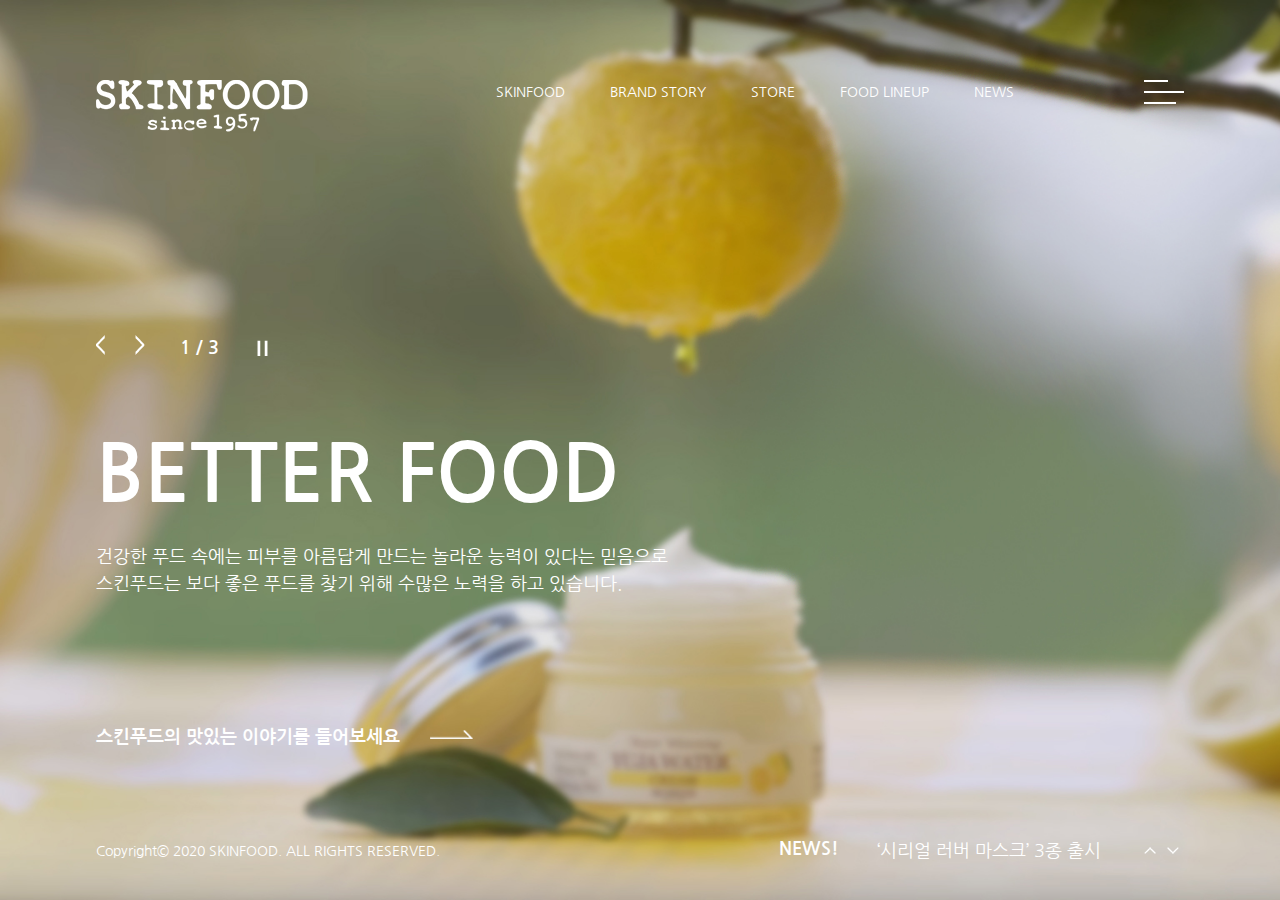
<file: index.html>
<!DOCTYPE html>
<html lang="ko">

<head>
    <meta charset="UTF-8">
    <meta http-equiv="X-UA-Compatible" content="IE=edge">
    <meta name="viewport" content="width=device-width, initial-scale=1">
    <title>스킨푸드</title>
    <link rel="stylesheet" href="css/index.css">
    <link rel="icon" href="img/favicon.ico">
    <link href="https://fonts.googleapis.com/css?family=Nanum+Gothic|Nanum+Myeongjo&display=swap" rel="stylesheet">
    <script src="https://ajax.googleapis.com/ajax/libs/jquery/3.4.1/jquery.min.js"></script>
    <script src="js/common.js"></script>
   
</head>

<body>
    <div class="wrap">
        <header>
            <h1>
                <a href="index.html">
                    <img src="img/skinfood_logo.png" alt="">
                </a>
            </h1>
            <nav> <a href="skinfood.html">skinfood</a> <a href="brandstory.html">brand story</a> <a href="findstore.html">store</a> <a href="foodlineup.html">food lineup</a> <a href="news.html">news</a>
                <div class="burger_menu"> <span></span> <span></span> <span></span> </div>
            </nav>
            <div class="sub_menu"> 
               <a href="skinfood.html" data-num="0">skinfood</a> 
               <a href="brandstory.html" data-num="1">brand story</a> 
               <a href="findstore.html" data-num="2">find store</a> 
               <a href="makestore.html" data-num="2">make store</a> 
               <a href="foodlineup.html" data-num="3">food lineup</a> 
               <a href="news.html" data-num="4">news</a>
                <div> <span></span> <span></span> </div>
            </div>
        </header>
        <div class="back_img">
            <div></div>
            <div></div>
            <div></div>
        </div>
        <section class="content_box">
            <div class="con_indi"> <span><img src="img/icon_left.png" alt=""></span> <span><img src="img/icon_right.png" alt=""></span> <em>1 / 3</em> <span></span> </div>
            <ul class="con_all">
                <li class="on">
                    <div class="con_text"> <strong>
                            better food
                        </strong>
                        <p>건강한 푸드 속에는 피부를 아름답게 만드는 놀라운 능력이 있다는 믿음으로 
                        스킨푸드는 보다 좋은 푸드를 찾기 위해 수많은 노력을 하고 있습니다.</p>
                        <a href="brandstory.html"> <em>스킨푸드의 맛있는 이야기를 들어보세요</em> <img src="img/icon_arrow_w.png" alt=""> </a>
                    </div>
                    <div class="con_video" id="player"> </div>
                </li>
                <li>
                    <div class="con_text"> <strong>
                            better beauty
                        </strong>
                        <p>스킨푸드는 푸드 속에 아름다움이 있음을 믿고
                        조금 느리더라도 바르게 가고자 노력합니다</p>
                        <a href="findstore.html"> <em>스킨푸드를 만나실 수 있는 오프라인 매장을 소개합니다</em> <img src="img/icon_arrow_w.png" alt=""> </a>
                    </div>
                    <div class="con_video" id="player2"> </div>
                </li>
                <li>
                    <div class="con_text"> <strong>
                            better healthy
                        </strong>
                        <p>스킨푸드는 아름다운 피부를 만드는 데에만 머무르지 않습니다.
                        아름다움은 물론, 그 이상의 건강한 라이프스타일을 응원합니다.</p>
                        <a href="foodlineup.html"> <em>스킨푸드에서 건강한 푸드를 만나보세요</em> <img src="img/icon_arrow_w.png" alt=""> </a>
                    </div>
                    <div class="con_video" id="player3"> </div>
                </li>
            </ul>
        </section>
        <footer> <span>Copyright&copy; 2020 SKINFOOD. ALL RIGHTS RESERVED.</span>
            <div class="news_list"> <em>NEWS!</em>
                <ul>
                    <li class="on"><a href="news.html">‘시리얼 러버 마스크’ 3종 출시</a></li>
                    <li><a href="news.html">‘12월 멤버십 데이’ 실시</a></li>
                    <li><a href="news.html">‘우수회원 키트’ 증정 이벤트 실시</a></li>
                    <li><a href="news.html">‘메리 스윗 홀리데이 에디션’ 출시</a></li>
                </ul> <span><img src="img/icon_up.png" alt=""></span> <span><img src="img/icon_down.png" alt=""></span> </div>
        </footer>
    </div>
    
    <script>

        var tag = document.createElement('script');
        tag.src = "https://www.youtube.com/iframe_api";
        var firstScriptTag = document.getElementsByTagName('script')[0];
        firstScriptTag.parentNode.insertBefore(tag, firstScriptTag);
        var player;
        var player2;

        function onYouTubeIframeAPIReady() {
            player = new YT.Player('player', {
                height: '495'
                , width: '880'
                , videoId: 'TYHWjaORJyo'
                , events: {
                    'onReady': onPlayerReady
                    , 'onStateChange': onPlayerStateChange
                }
            });
            player2 = new YT.Player('player2', {
                height: '495'
                , width: '880'
                , videoId: 'fJzMbu7y9UI'
                , events: {
                    'onReady': onPlayerReady
                    , 'onStateChange': onPlayerStateChange
                }
            });
            player3 = new YT.Player('player3', {
                height: '495'
                , width: '880'
                , videoId: 'q_Q1bM5_m0U'
                , events: {
                    'onReady': onPlayerReady
                    , 'onStateChange': onPlayerStateChange
                }
            });
        }

        function onPlayerReady(event) {
            //event.target.playVideo();
        }
        var playState=0;
        function onPlayerStateChange(event) {
            player.getPlayerState();
            player2.getPlayerState();
            player3.getPlayerState();
        }
        function aa(){
            return playState;
        }
   
    </script>
    <script src="js/index.js"></script>
     
</body>

</html>
</file>
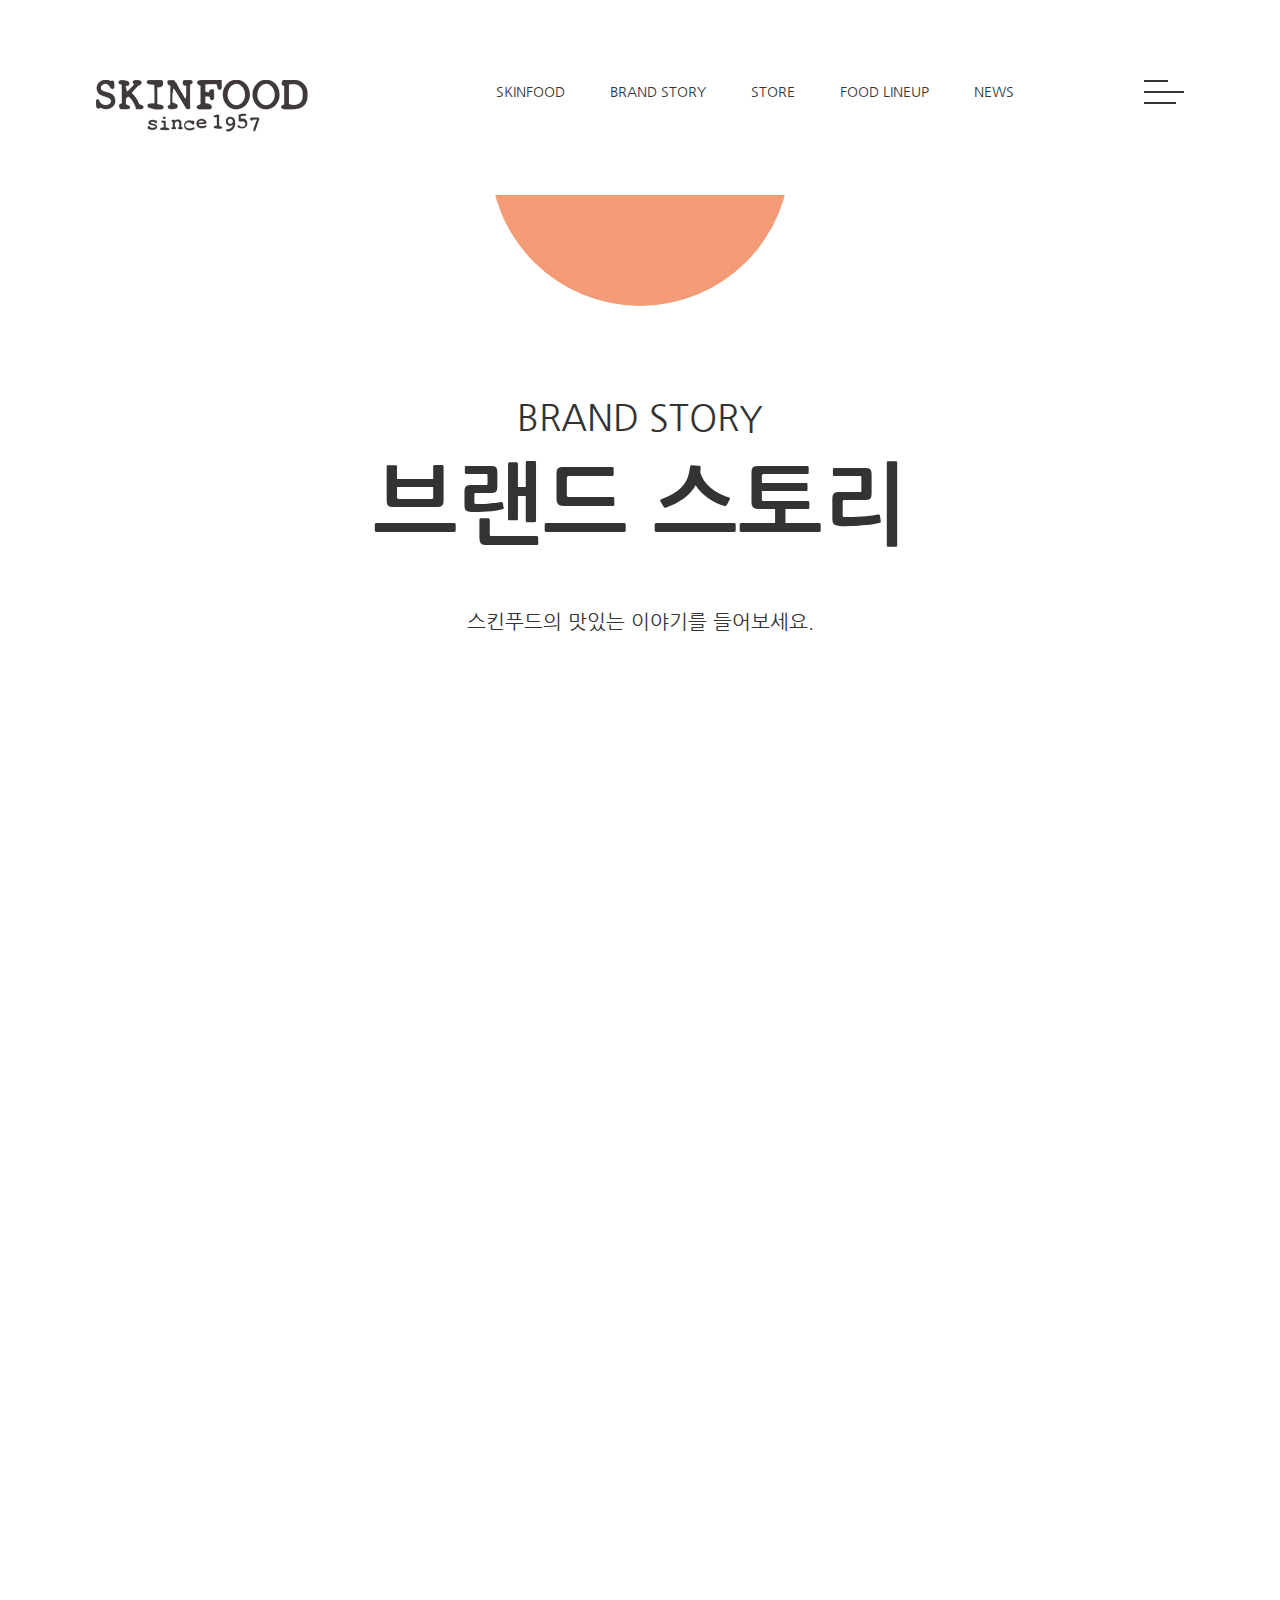
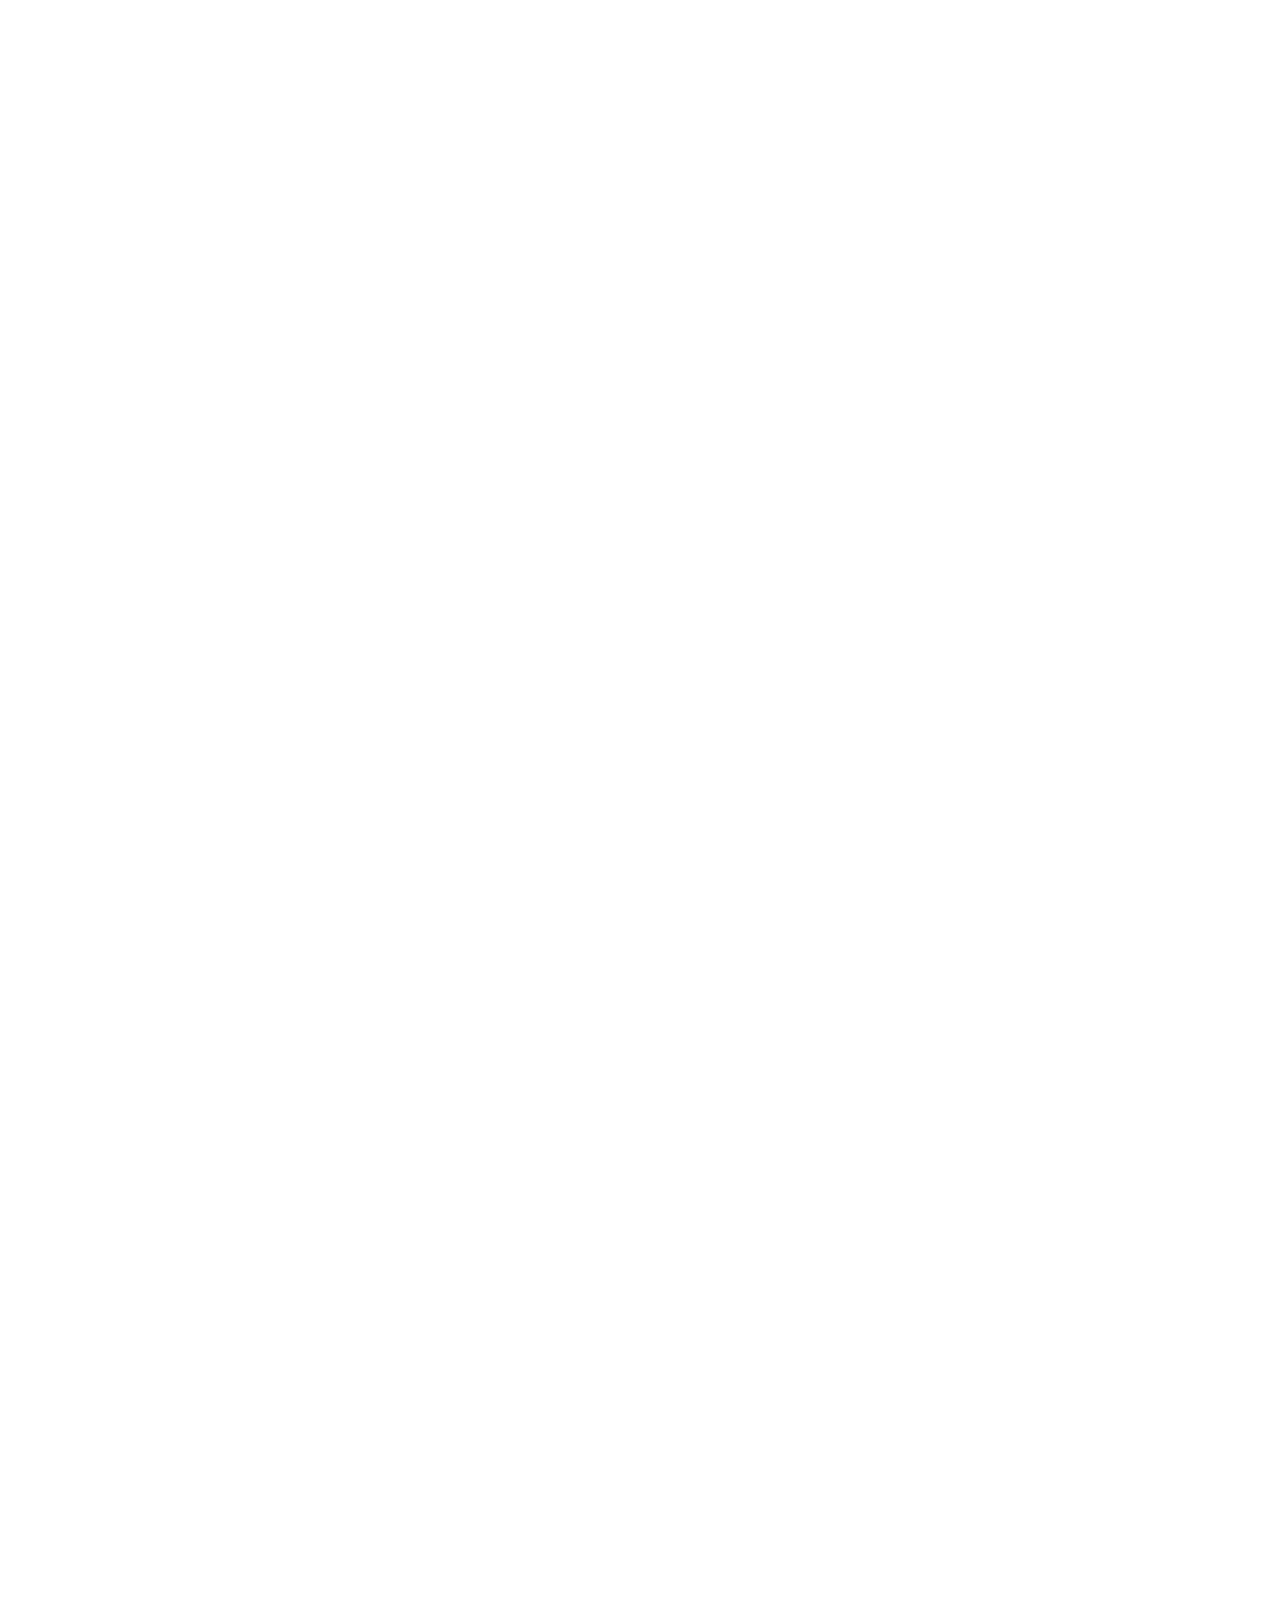
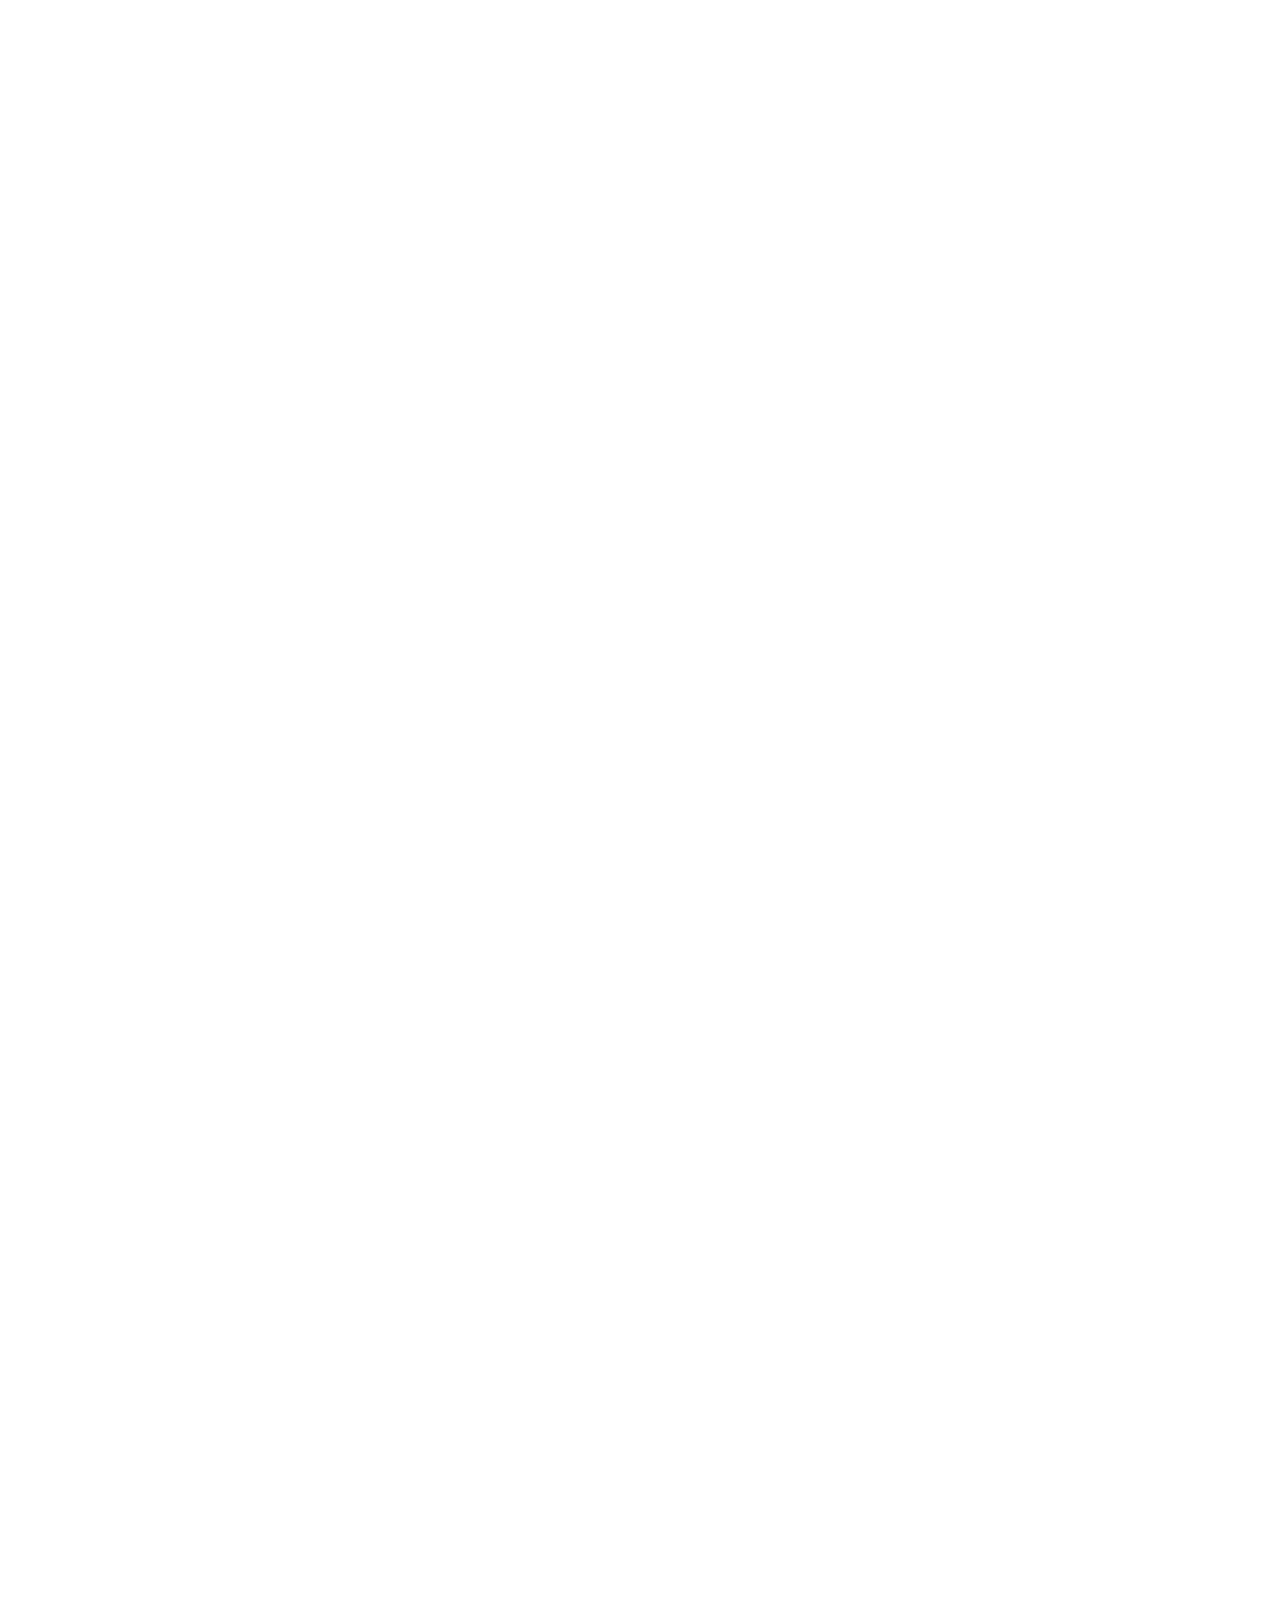
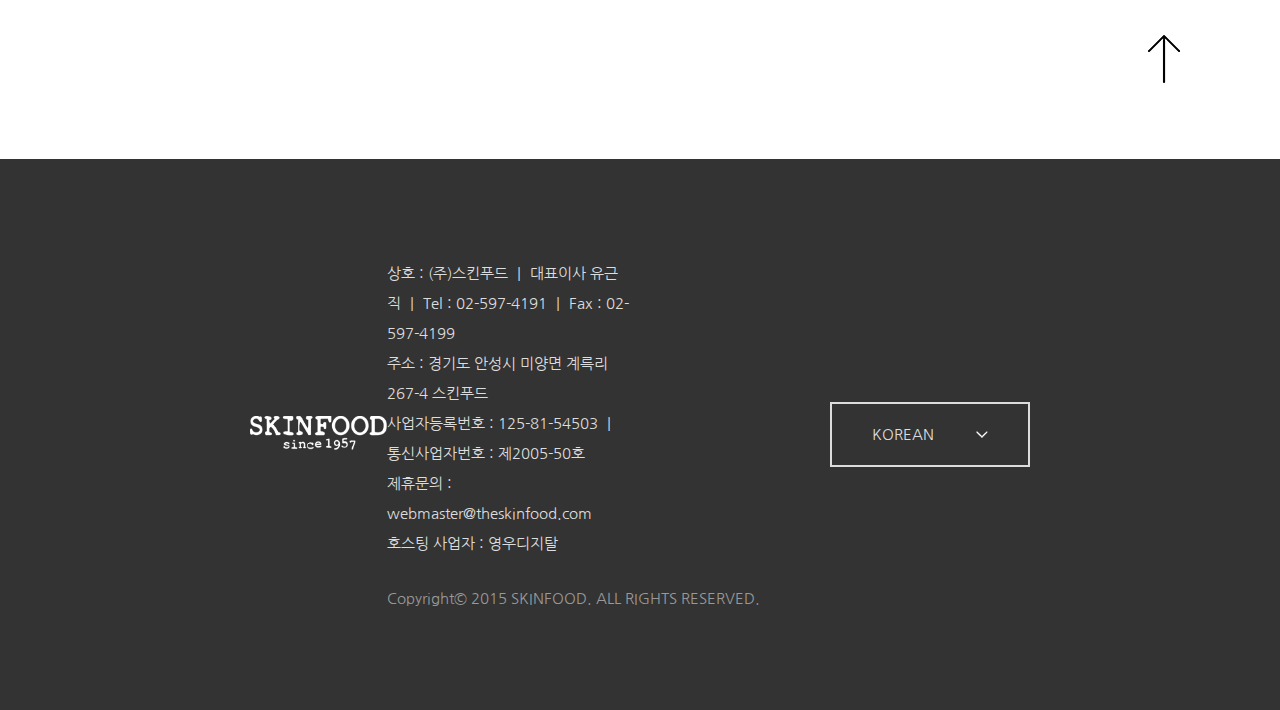
<file: brandstory.html>
<!DOCTYPE html>
<html lang="ko">
<head>
    <meta charset="UTF-8">
    <meta http-equiv="X-UA-Compatible" content="IE=edge">
    <meta name="viewport" content="width=device-width, initial-scale=1">
    <title>브랜드 스토리 - skinfood</title>
    <link rel="stylesheet" href="css/brandstory.css">
    <link rel="icon" href="img/favicon.ico">
    <link href="https://fonts.googleapis.com/css?family=Nanum+Gothic|Nanum+Myeongjo&display=swap" rel="stylesheet">
    <script src="https://ajax.googleapis.com/ajax/libs/jquery/3.4.1/jquery.min.js"></script>
    <script src="js/common.js"></script>
    <script src="js/brandstory.js"></script>
</head>
<body>
    <div class="wrap">
        <header>
            <h1>
                <a href="index.html">
                    <img src="img/skinfood_logo_b.png" alt="">
                </a>
            </h1>
            <nav> <a href="skinfood.html">skinfood</a> <a href="brandstory.html">brand story</a> <a href="findstore.html">store</a> <a href="foodlineup.html">food lineup</a> <a href="news.html">news</a>
                <div class="burger_menu"> <span></span> <span></span> <span></span> </div>
            </nav>
            <div class="sub_menu"> 
               <a href="skinfood.html" data-num="0">skinfood</a> 
               <a href="brandstory.html" data-num="1">brand story</a> 
               <a href="findstore.html" data-num="2">find store</a> 
               <a href="makestore.html" data-num="2">make store</a> 
               <a href="foodlineup.html" data-num="3">food lineup</a> 
               <a href="news.html" data-num="4">news</a>
                <div> <span></span> <span></span> </div>
            </div>
        </header>
        <div class="circle">
            <span></span>
        </div>
        <section class="content_box">
            <div class="con_header">
                <em>BRAND STORY</em>
                <h2>브랜드 스토리</h2>
                <small>스킨푸드의 맛있는 이야기를 들어보세요.</small>
            </div>
            <ul class="con_body">
                <li>
                    <div>
                        <span>01</span>
                        <h3>BETTER FOOD</h3>
                        <p>건강한 푸드 속에는 피부를 아름답게 만드는 놀라운 능력이 있다는 믿음으로
                        스킨푸드는 보다 좋은 푸드를 찾기 위해 수많은 노력을 하고 있습니다.</p>

                        <p>풍부한 미네랄을 자랑하는 브라질 흑설탕, 아시아 남쪽 청정지역의 로열블랙허니,
                        프랑스 부르고뉴 포도, 세계3대 광천수인 초정리 광천수,
                        착한 농장에서 건강하게 자란 토마토, 상추, 그리고 오이까지</p>

                        <p>스킨푸드는 피부에 좋은 건강한 푸드를 찾기 위해 세계 곳곳의 푸드박람회는 꼭 챙겨 가고,
                        피부에 좋은 신선한 푸드를 구하기 위해 자연친화적인 방법으로
                        푸드를 재배하는 농부들을 만나러 전국을 누비기도 합니다.
                        당신이 좋아하는 푸드를 당신의 피부가 좋아할 수 있도록
                        더 좋은 푸드를 찾기 위한 스킨푸드의 여정은 오늘도 계속됩니다.</p>
                    </div>
                </li>
                <li>
                    <div>
                        <span>02</span>
                        <h3>BETTER BEAUTY</h3>
                        <p>스킨푸드는 푸드 속에 아름다움이 있음을 믿고
                        조금 느리더라도 바르게 가고자 노력합니다.
                        14일 만에 좋아지는 피부보다 14년 후에도 아름다운 피부,
                        이것이 스킨푸드가 여러분께 드리고자 하는 마음입니다.</p>
                        <p>유기산이 풍부한 과일 성분으로 피부에 수분과 영양공급을 듬뿍,
                        몸에 좋은 10가지 푸드에서 찾아낸 성분으로 10가지 피부고민을 한번에,
                        골드 키위 껍질에서 찾은 성분으로 피부를 투명하게</p>
                        <p>이러한 마음으로 수많은 푸드를 직접 먹어보고, 발라보고, 공부하며
                        피부에 좋은 스킨푸드만의 독자적인 성분을 탄생시킵니다.
                        피부에 와닿는 푸드를 끊임없이 연구하는 스킨푸드!
                        아름다운 피부를 위해 꼭 필요한 푸드 뷰티의 힘을 전해드리겠습니다.</p>
                    </div>
                </li>
                <li>
                    <div>
                        <span>03</span>
                        <h3>BETTER HEALTHY</h3>
                        <p>스킨푸드는 아름다운 피부를 만드는 데에만 머무르지 않습니다.
                        아름다움은 물론, 그 이상의 건강한 라이프스타일을 응원합니다.</p>
                        <p>타인의 시선에 얽매이기 보다 진정 자신을 사랑하며 돌볼 줄 아는,
                        조금은 느려도 자연 그대로의 푸드를 즐기려는 철학을 갖고 있는,
                        주변환경과 사람들을 진심을 담아 사랑하고 존중할 줄 아는,
                        좋은 푸드를 먹고 좋은 푸드를 이웃과 함께 나누는,
                        그녀의 라이프스타일에 스킨푸드의 건강한 철학이 더해질 수 있도록!</p>
                        <p>건강한 피부로부터 전해지는 당당한 표정,우아한 매너, 그리고 생기 넘치는 삶까지
                        아름답고 건강한 피부를 위한 스킨푸드만의 푸드스토리로
                        피부에 와닿는 Food &amp; Beauty Lifestyle Brand가 되겠습니다.
                        </p>
                    </div>
                </li>
            </ul>
        </section>
        <aside>
           <span><img src="img/icon_arrow.png" alt=""></span>
        </aside>
        <footer>
            <h4><img src="img/skinfood_logo.png" alt=""></h4>
            <div class="footer_con">
                <p>상호 : (주)스킨푸드 ㅣ 대표이사 유근직 ㅣ Tel : 02-597-4191 ㅣ Fax : 02-597-4199
                주소 : 경기도 안성시 미양면 계륵리 267-4 스킨푸드
                사업자등록번호 : 125-81-54503 ㅣ 통신사업자번호 : 제2005-50호
                제휴문의 : webmaster@theskinfood.com
                호스팅 사업자 : 영우디지탈</p>
                <span>Copyright© 2015 SKINFOOD. ALL RIGHTS RESERVED.</span>
            </div>
            <input type="text" value="KOREAN" readonly>
            <ul class="lang_box">
                <li>KOREAN</li>
                <li>ENGLISH</li>
                <li>CHINESE</li>
            </ul>
        </footer>
    </div>
</body>
</html>
</file>
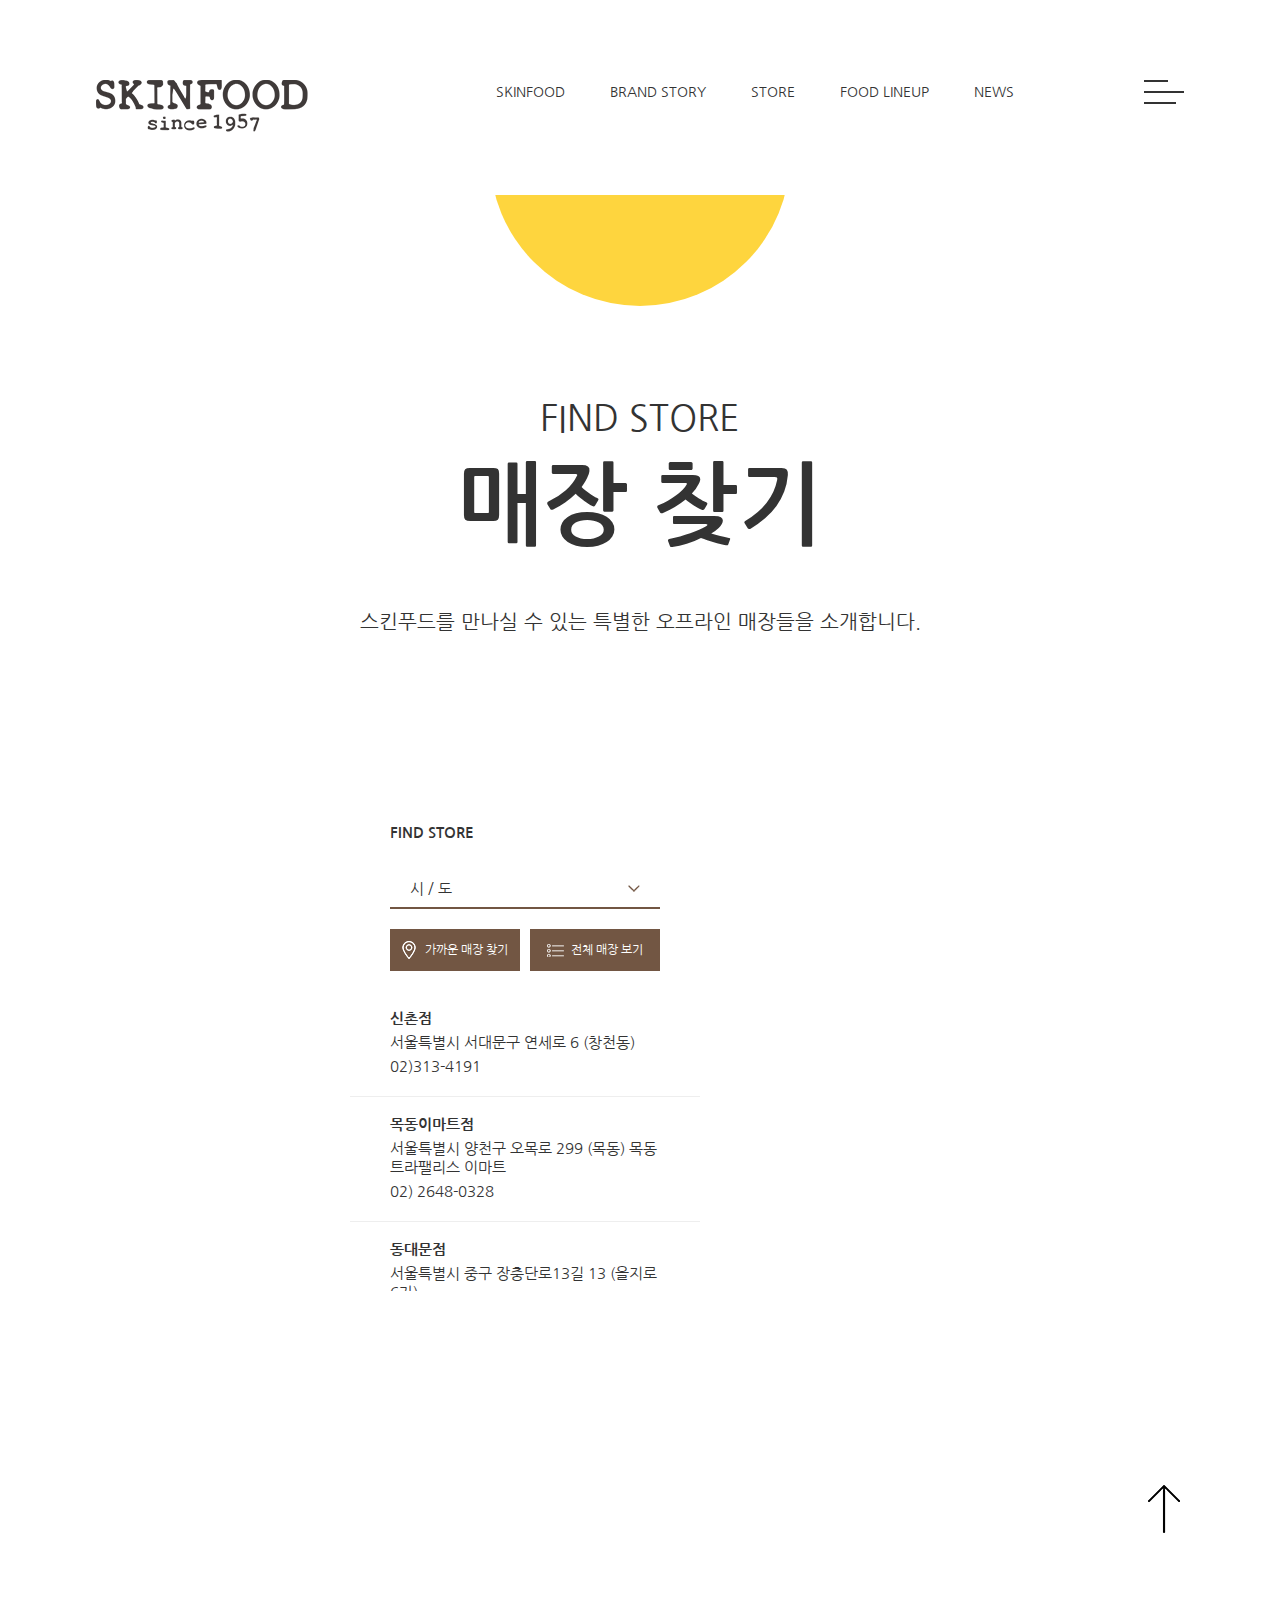
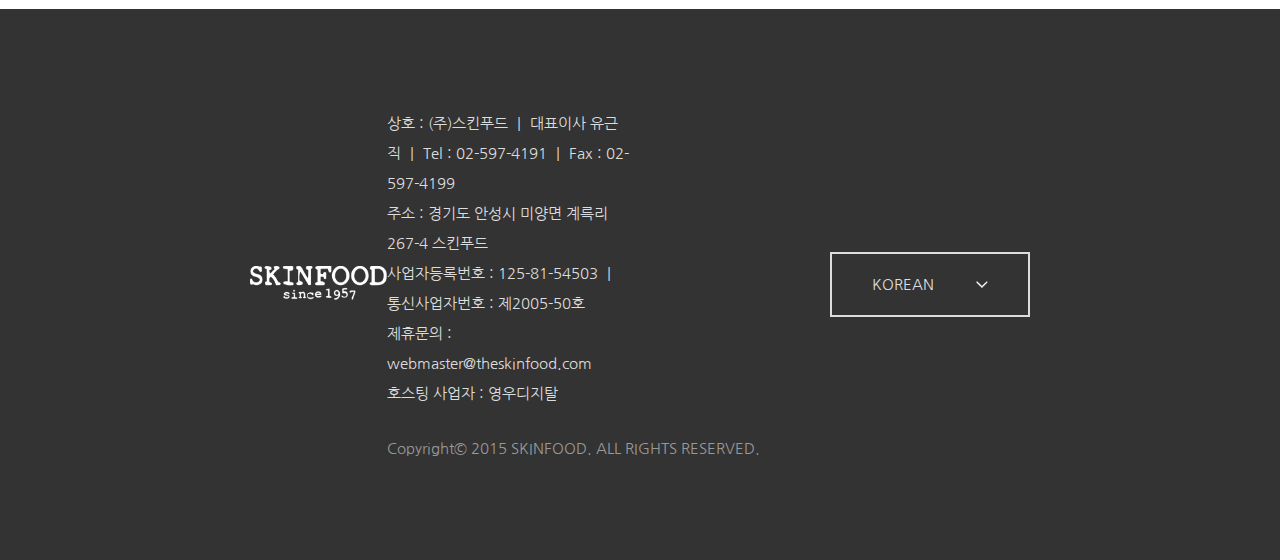
<file: findstore.html>
<!DOCTYPE html>
<html lang="ko">
<head>
    <meta charset="UTF-8">
    <meta http-equiv="X-UA-Compatible" content="IE=edge">
    <meta name="viewport" content="width=device-width, initial-scale=1">
    <title>매장 찾기 - skinfood</title>
    <link rel="stylesheet" href="css/findstore.css">
    <link rel="icon" href="img/favicon.ico">
    <link href="https://fonts.googleapis.com/css?family=Nanum+Gothic|Nanum+Myeongjo&display=swap" rel="stylesheet">
    <link rel="stylesheet" href="scroll/jquery.mCustomScrollbar.css">
    <script src="https://ajax.googleapis.com/ajax/libs/jquery/3.4.1/jquery.min.js"></script>
    <script src="scroll/jquery.mCustomScrollbar.concat.min.js"></script>
    <script src="js/common.js"></script>
    <script src="js/findstore.js"></script>
  
</head>
<body>
    <div class="wrap">
        <header>
            <h1>
                <a href="index.html">
                    <img src="img/skinfood_logo_b.png" alt="">
                </a>
            </h1>
            <nav> <a href="skinfood.html">skinfood</a> <a href="brandstory.html">brand story</a> <a href="findstore.html">store</a> <a href="foodlineup.html">food lineup</a> <a href="news.html">news</a>
                <div class="burger_menu"> <span></span> <span></span> <span></span> </div>
            </nav>
            <div class="sub_menu"> 
               <a href="skinfood.html" data-num="0">skinfood</a> 
               <a href="brandstory.html" data-num="1">brand story</a> 
               <a href="findstore.html" data-num="2">find store</a> 
               <a href="makestore.html" data-num="2">make store</a> 
               <a href="foodlineup.html" data-num="3">food lineup</a> 
               <a href="news.html" data-num="4">news</a>
                <div> <span></span> <span></span> </div>
            </div>
            </div>
        </header>
        <div class="circle">
            <span></span>
        </div>
        <section class="content_box">
            <div class="con_header">
                <em>FIND STORE</em>
                <h2>매장 찾기</h2>
                <small>스킨푸드를 만나실 수 있는 특별한 오프라인 매장들을 소개합니다.</small>
            </div>
            <div class="con_finder">
                <h3>FIND STORE</h3>
                <input type="text" value="시 / 도" readonly>
                <div class="loca_body">
                    <ul class="loca_list">
                    
                    </ul>
                </div>
                <span>가까운 매장 찾기</span>
                <span>전체 매장 보기</span>
                <div class="store_body">
                    <ul class="store_list" >

                    </ul>
                </div>
            </div>
            
            <div id="map" style="width:1300px;height:650px;"></div>
            
            <script type="text/javascript" src="http://dapi.kakao.com/v2/maps/sdk.js?appkey=7dcae43fb95a9a0b0f411a0a003c8df3&libraries=services"></script>
            
        
            <script>
                // 인포윈도우
                var infowindow = new kakao.maps.InfoWindow({zIndex:1});

                var mapContainer = document.getElementById('map'), // 지도를 표시할 div 
                    mapOption = {
                        center: new kakao.maps.LatLng(37.5560383,126.936851), // 지도의 중심좌표
                        level: 2 // 지도의 확대 레벨
                    };  

                // 지도를 생성합니다    
                var map = new kakao.maps.Map(mapContainer, mapOption); 

                // 일반 지도와 스카이뷰로 지도 타입을 전환할 수 있는 지도타입 컨트롤을 생성합니다
                var mapTypeControl = new kakao.maps.MapTypeControl();

                // 지도에 컨트롤을 추가해야 지도위에 표시됩니다
                // kakao.maps.ControlPosition은 컨트롤이 표시될 위치를 정의하는데 TOPRIGHT는 오른쪽 위를 의미합니다
                map.addControl(mapTypeControl, kakao.maps.ControlPosition.TOPRIGHT);

                // 지도 확대 축소를 제어할 수 있는  줌 컨트롤을 생성합니다
                var zoomControl = new kakao.maps.ZoomControl();
                map.addControl(zoomControl, kakao.maps.ControlPosition.RIGHT);

                // 장소 검색 객체를 생성합니다
                var ps = new kakao.maps.services.Places(); 

                // 키워드로 장소를 검색합니다
                function key(a){
                    ps.keywordSearch(a, placesSearchCB); 
                }
                
                // 키워드 검색 완료 시 호출되는 콜백함수 입니다
            
                function placesSearchCB (data, status, pagination) {
                    if (status === kakao.maps.services.Status.OK) {

                        // 검색된 장소 위치를 기준으로 지도 범위를 재설정하기위해
                        // LatLngBounds 객체에 좌표를 추가합니다
                        var bounds = new kakao.maps.LatLngBounds();

                        for (var i=0; i<data.length; i++) {
                            displayMarker(data[i]);    
                            bounds.extend(new kakao.maps.LatLng(data[i].y, data[i].x));
                        }       

                        // 검색된 장소 위치를 기준으로 지도 범위를 재설정합니다
                        map.setBounds(bounds);
                    } 
                }
                
                // 지도에 마커를 표시하는 함수입니다
                function displayMarker(place) {

                    // 마커를 생성하고 지도에 표시합니다
                    var marker = new kakao.maps.Marker({
                        map: map,
                        position: new kakao.maps.LatLng(place.y, place.x) 
                    });

                    // 인포 윈도우
                    infowindow.setContent('<div style="width: 150px;;padding:10px;font-size:12px;text-align:center;">' + place.place_name + '</div>');
                    infowindow.open(map, marker);
                    console.log($('#map div div div div div').eq(0))
                    setTimeout(function(){
                        $('#map div div div div div').eq(0).css("top","32px")
                    },5)
                    
                }
                
            </script>
            
        </section>
        <aside>
           <span><img src="img/icon_arrow.png" alt=""></span>
        </aside>
        <footer>
            <h4><img src="img/skinfood_logo.png" alt=""></h4>
            <div class="footer_con">
                <p>상호 : (주)스킨푸드 ㅣ 대표이사 유근직 ㅣ Tel : 02-597-4191 ㅣ Fax : 02-597-4199
                주소 : 경기도 안성시 미양면 계륵리 267-4 스킨푸드
                사업자등록번호 : 125-81-54503 ㅣ 통신사업자번호 : 제2005-50호
                제휴문의 : webmaster@theskinfood.com
                호스팅 사업자 : 영우디지탈</p>
                <span>Copyright© 2015 SKINFOOD. ALL RIGHTS RESERVED.</span>
            </div>
            <input type="text" value="KOREAN" readonly>
            <ul class="lang_box">
                <li>KOREAN</li>
                <li>ENGLISH</li>
                <li>CHINESE</li>
            </ul>
        </footer>
    </div>
    
    	
    
    	
    	
    	
</div>
</body>
</html>
</file>
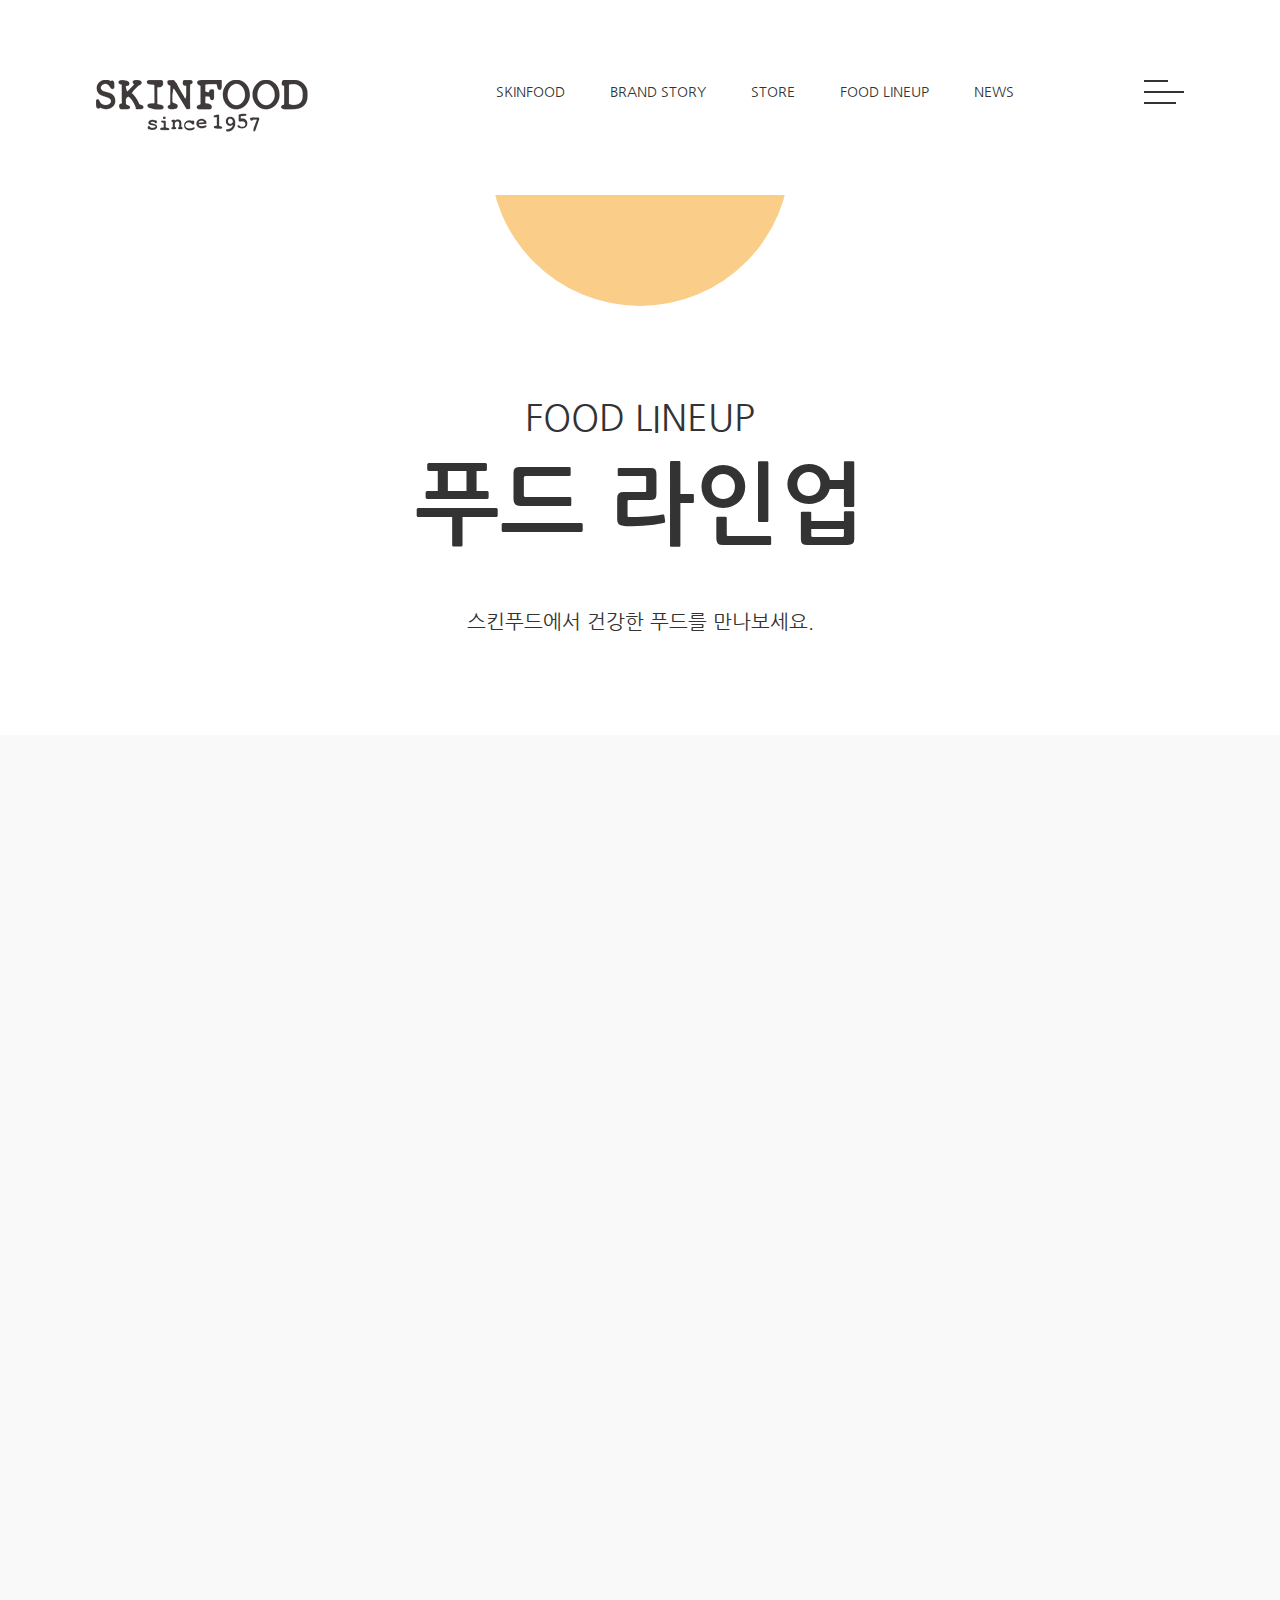
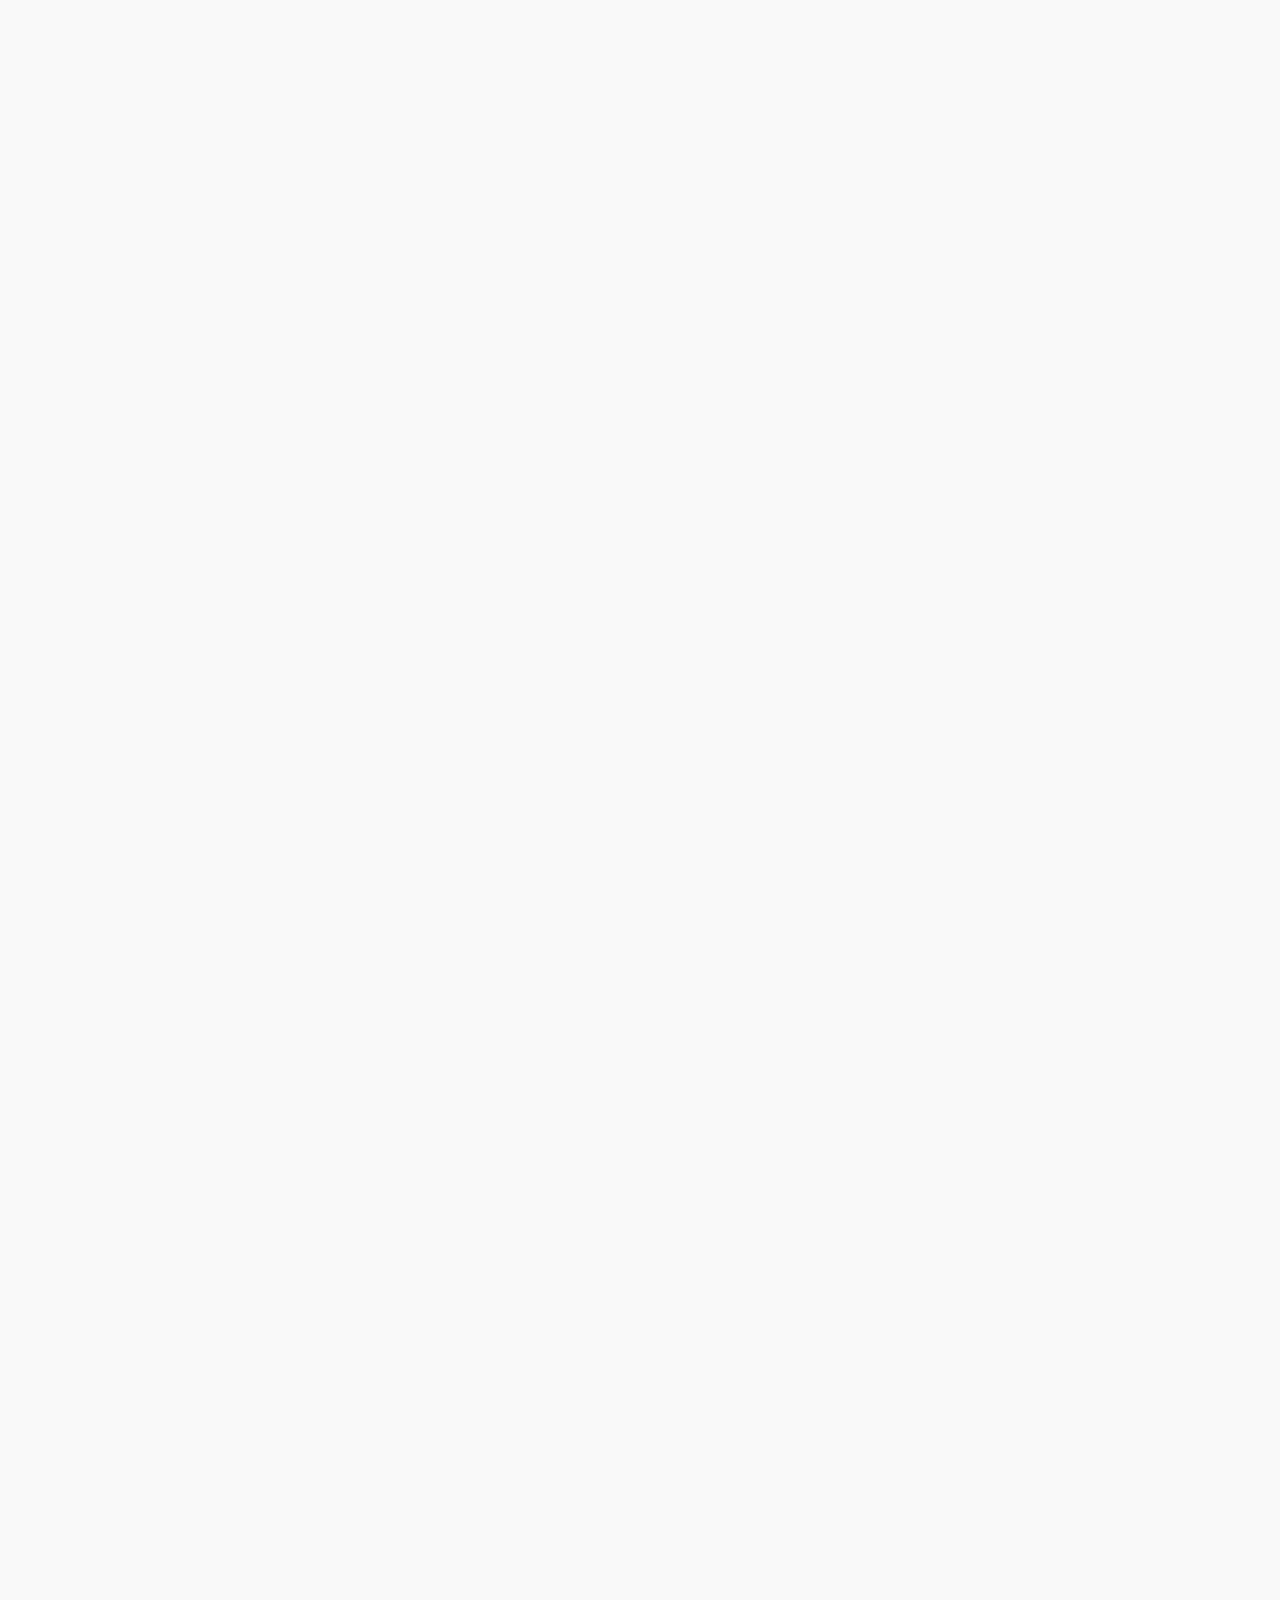
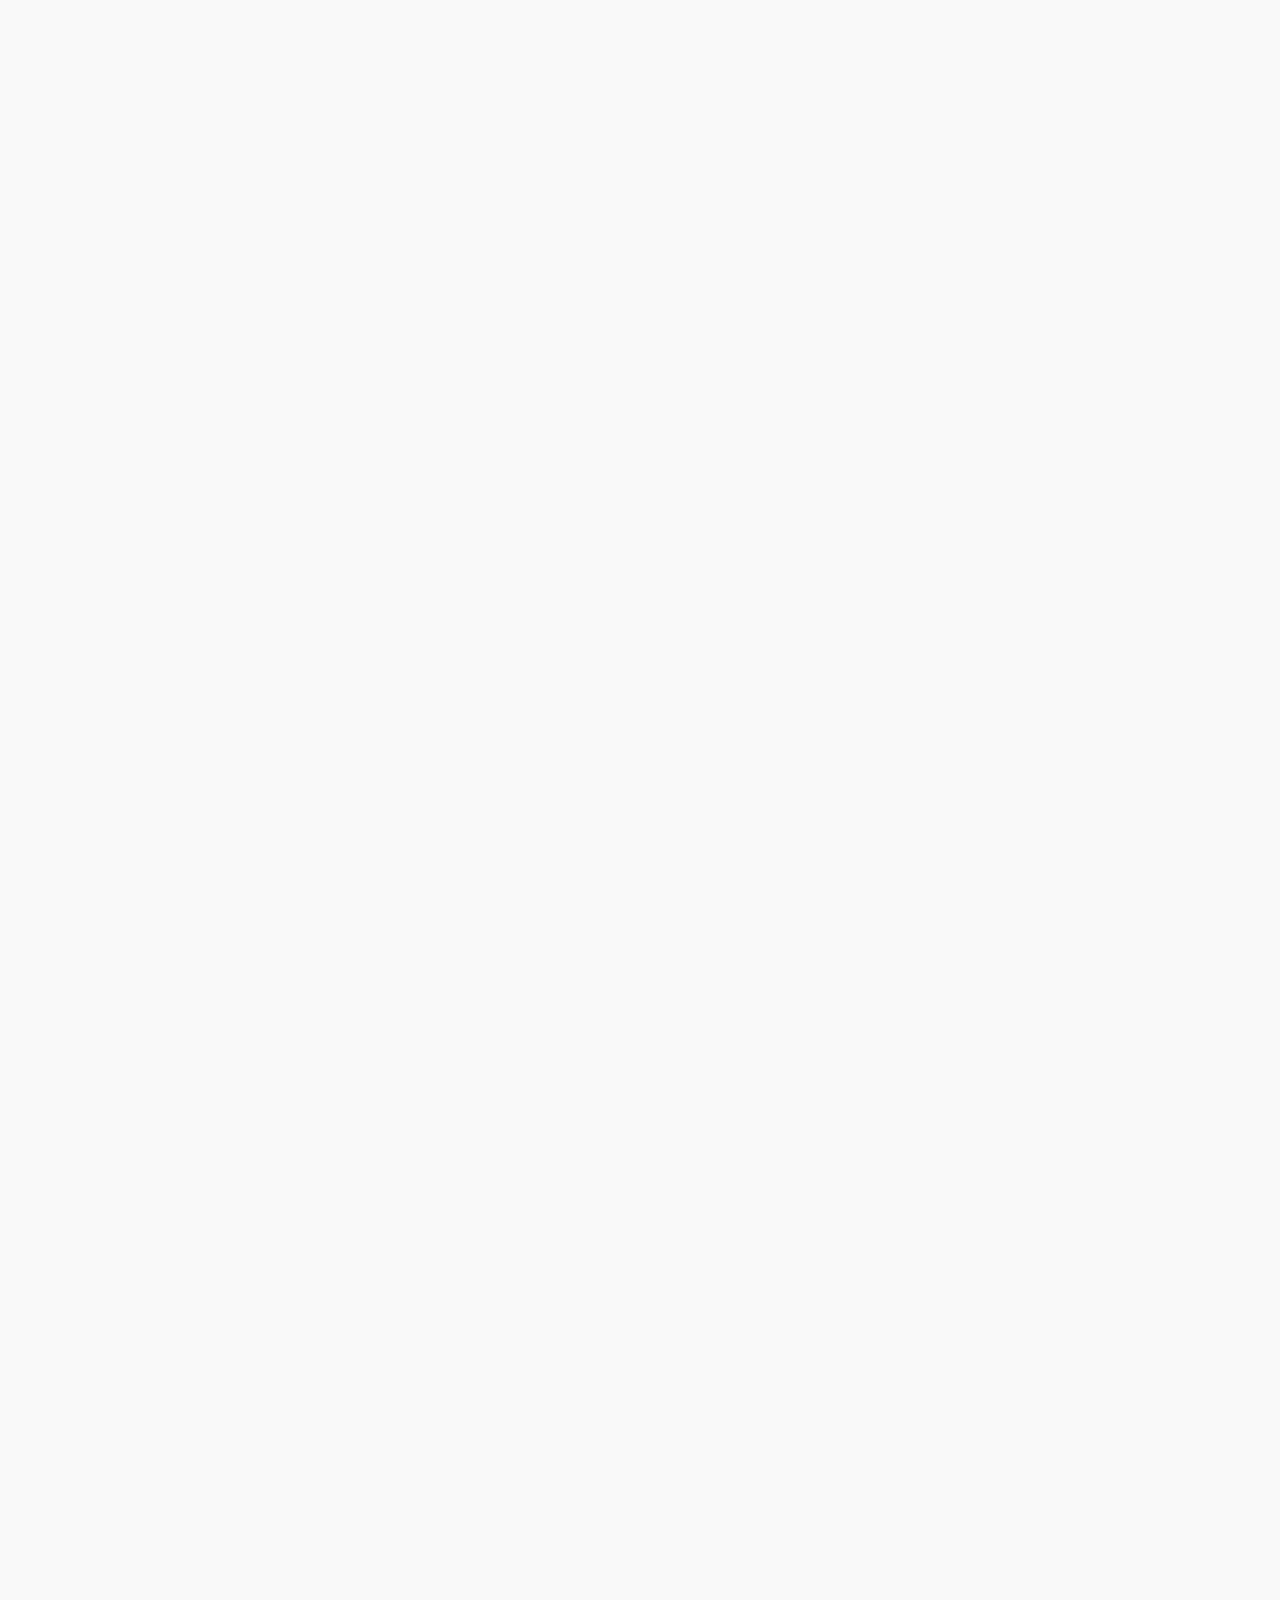
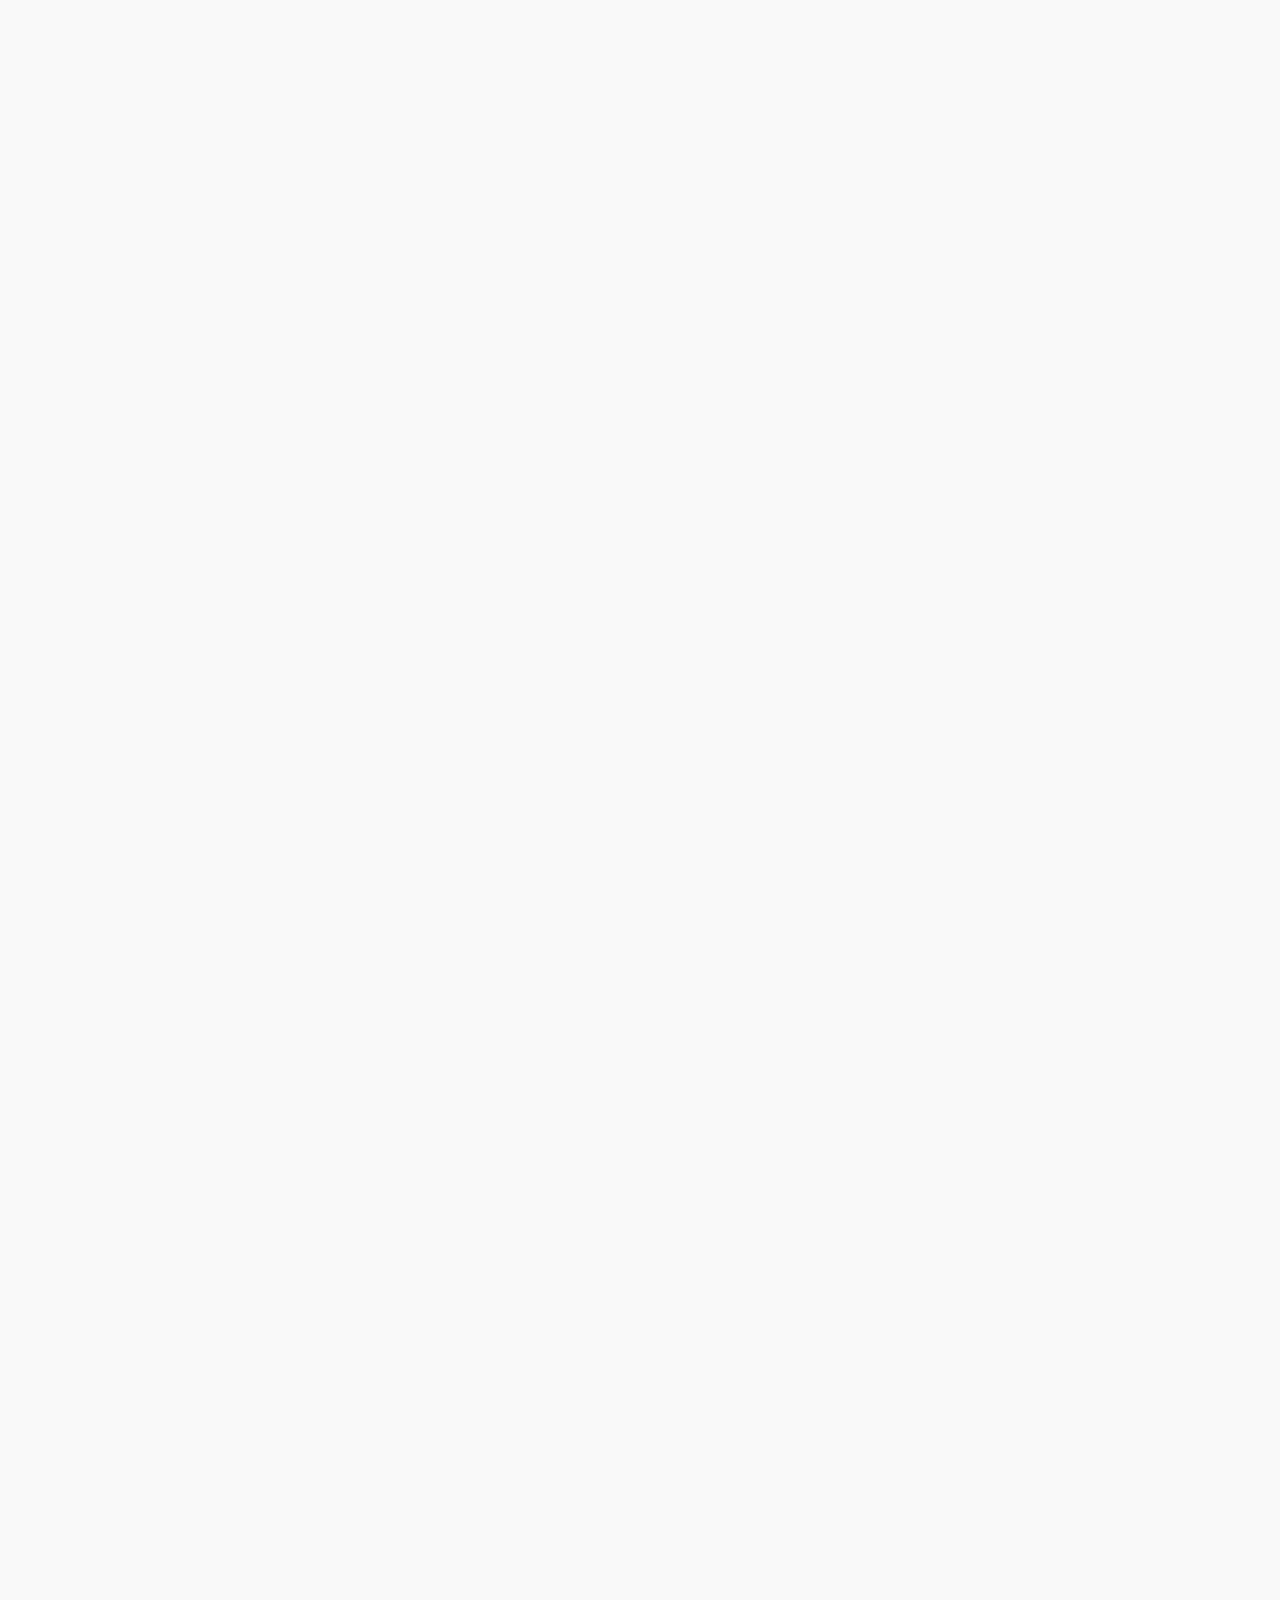
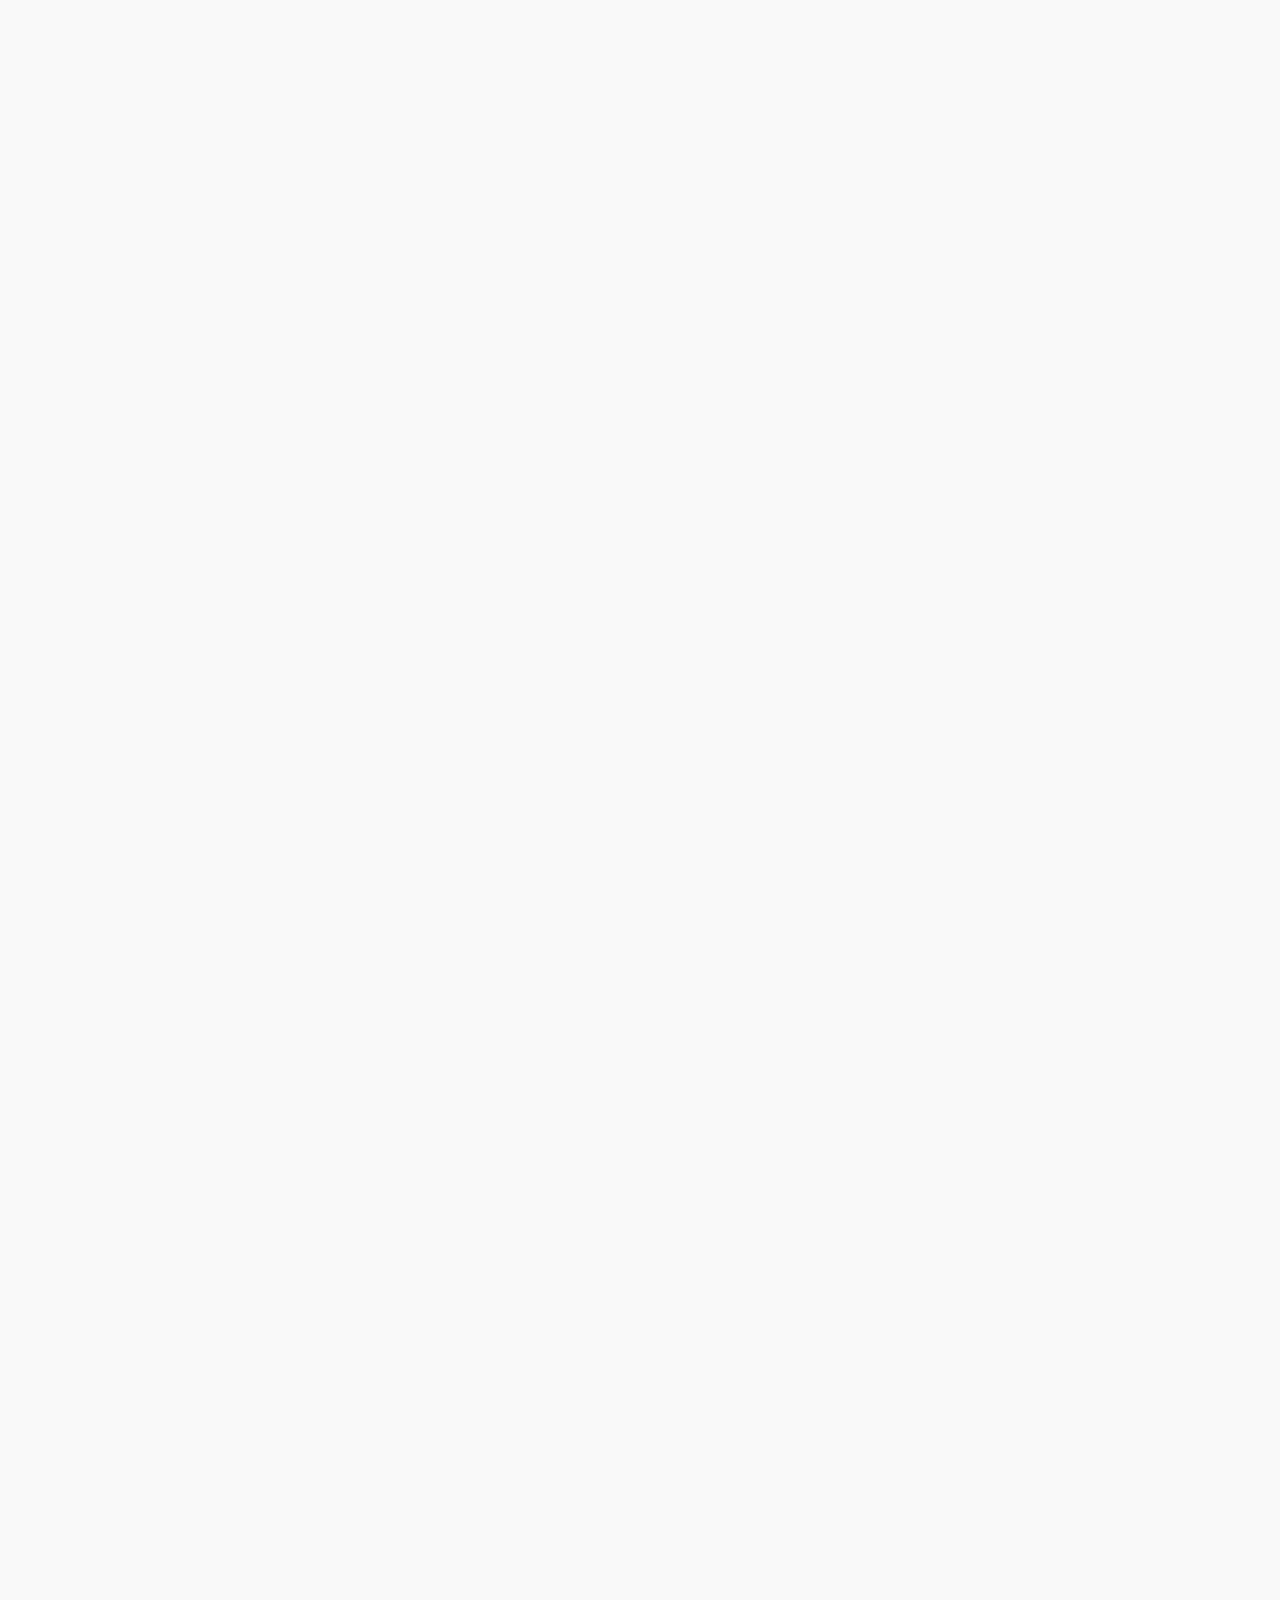
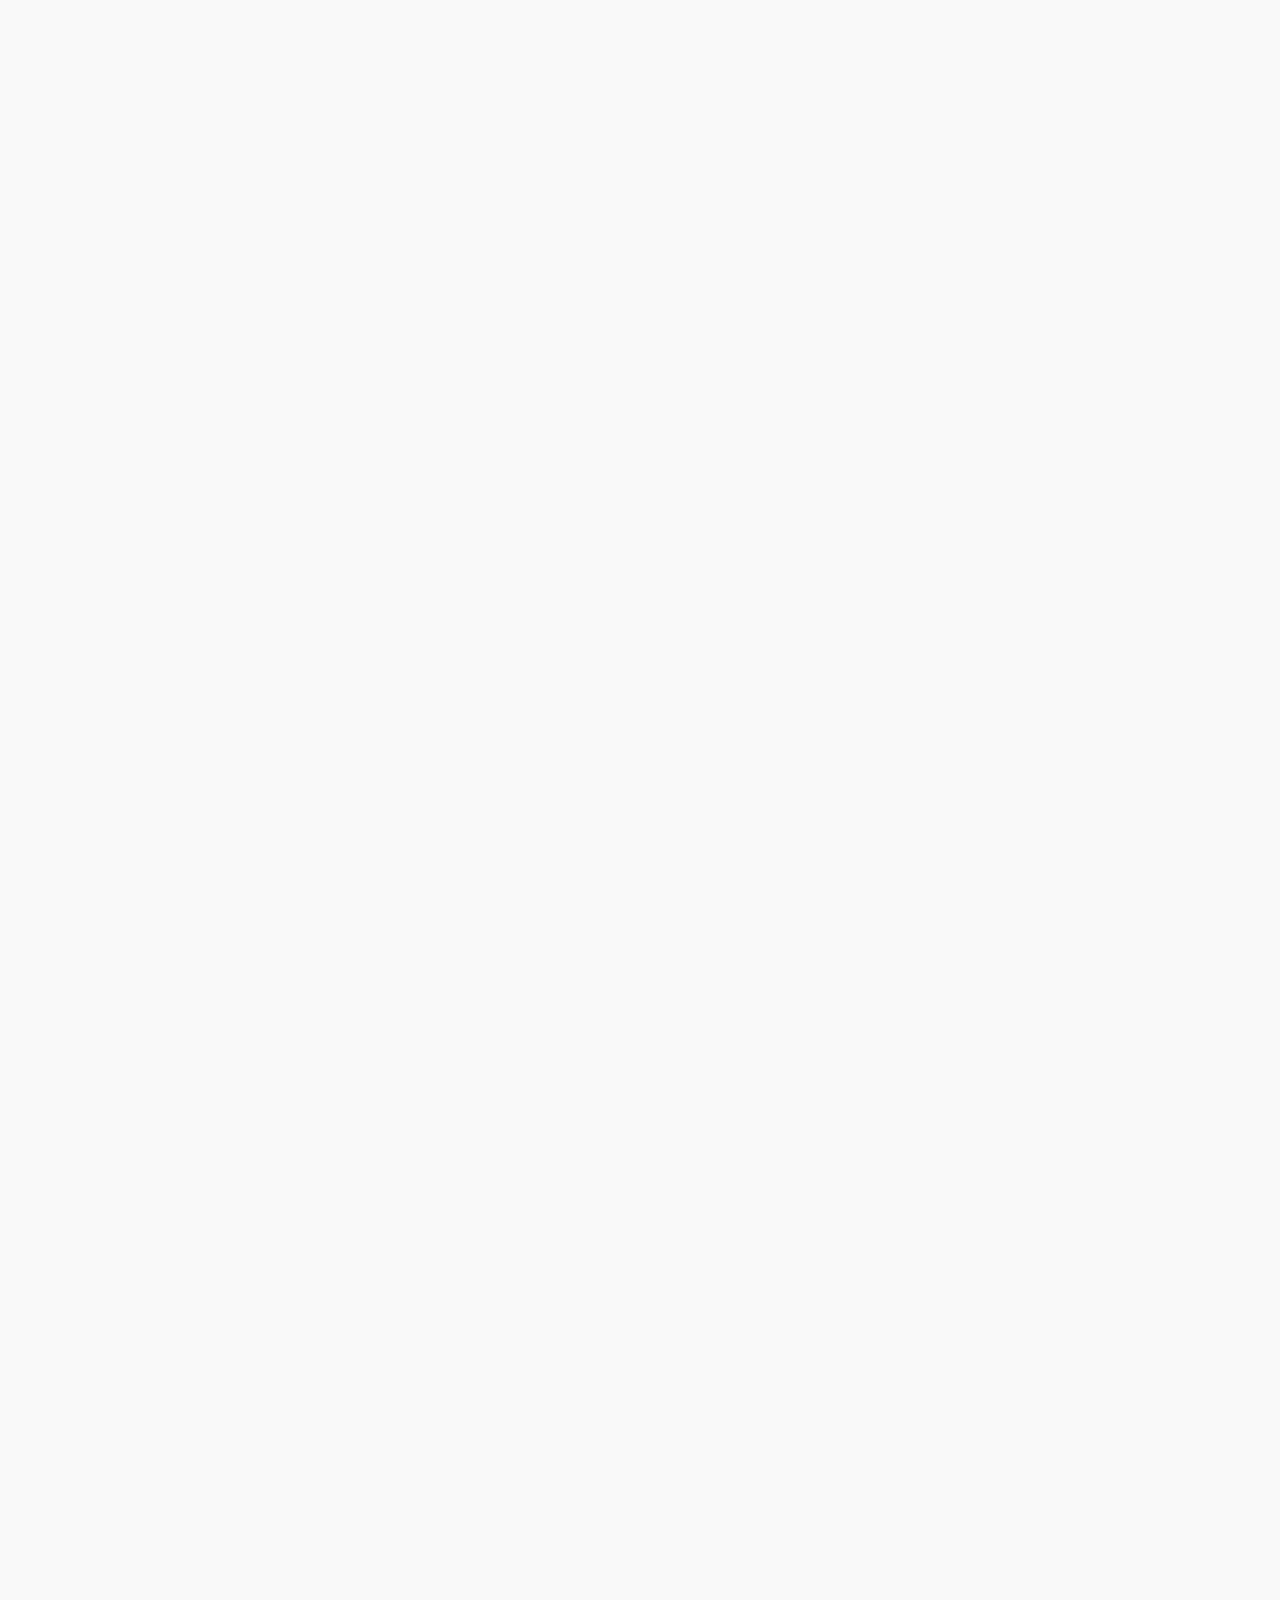
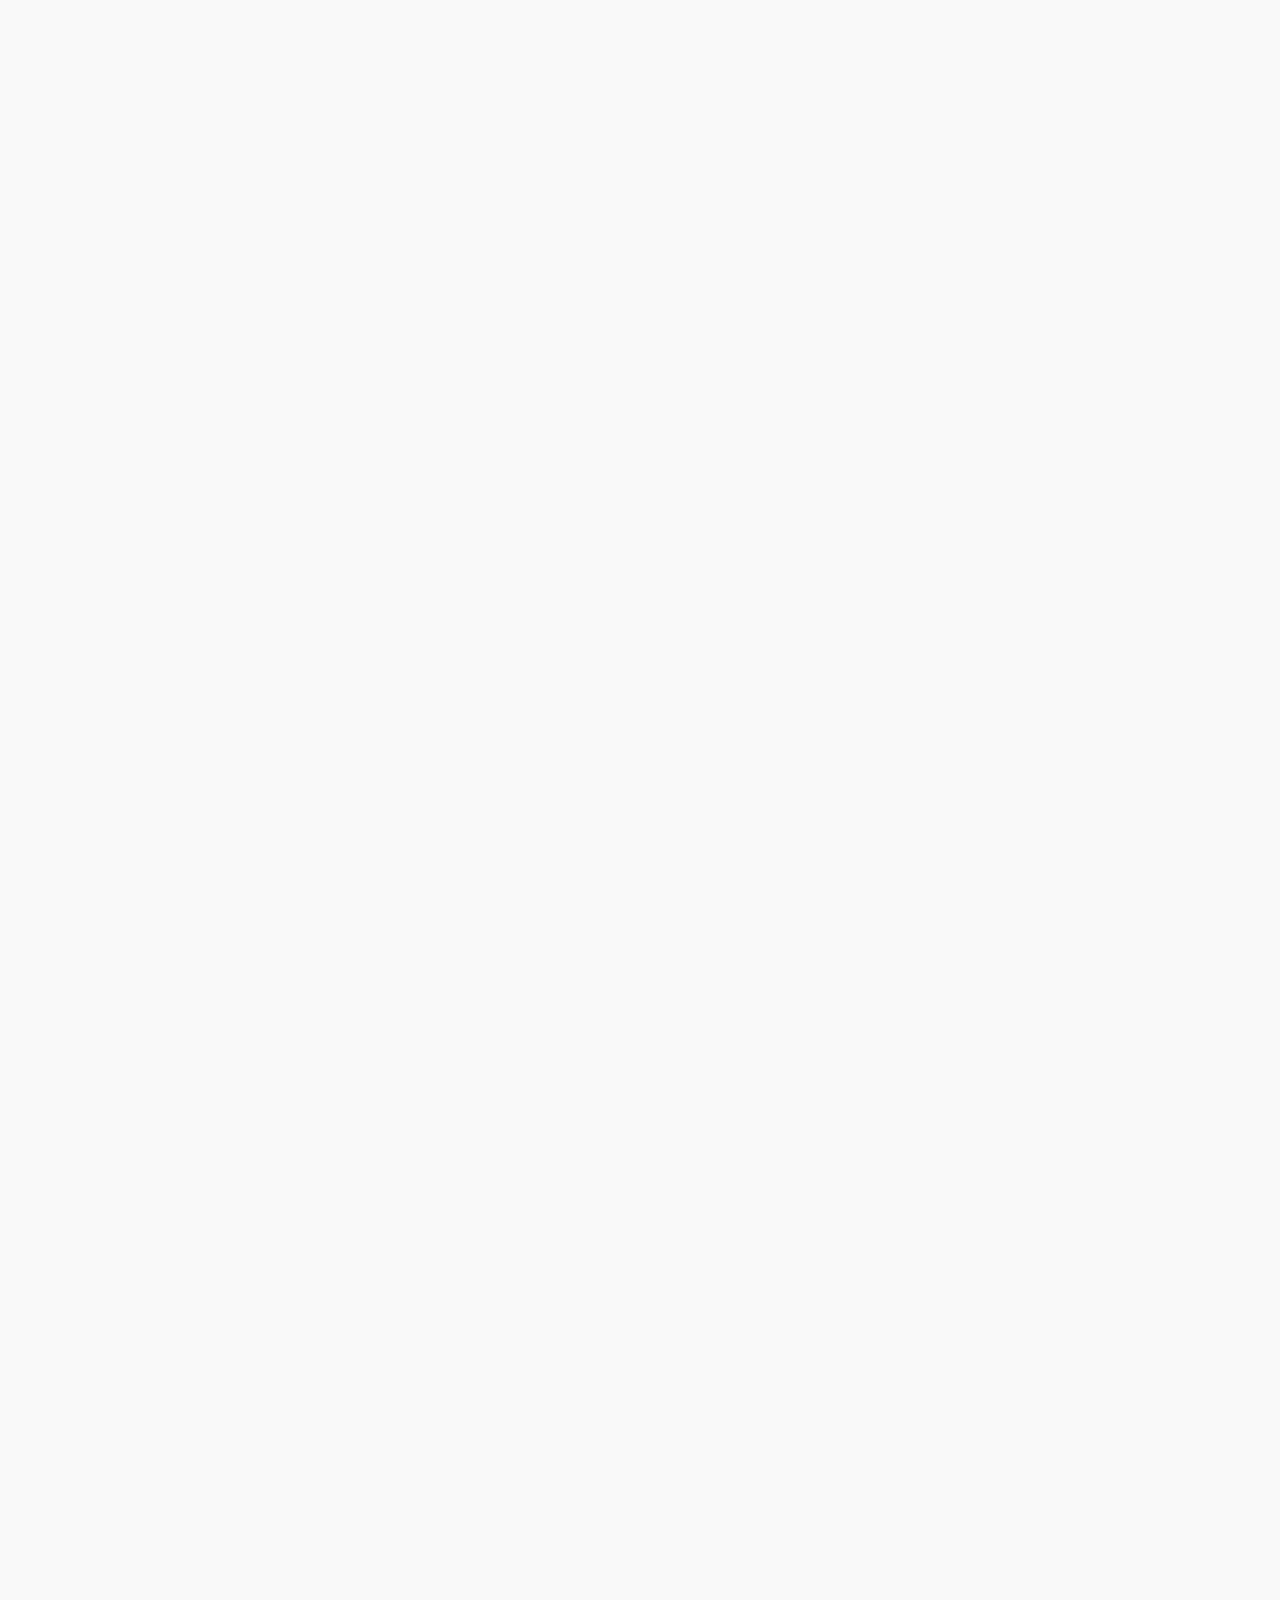
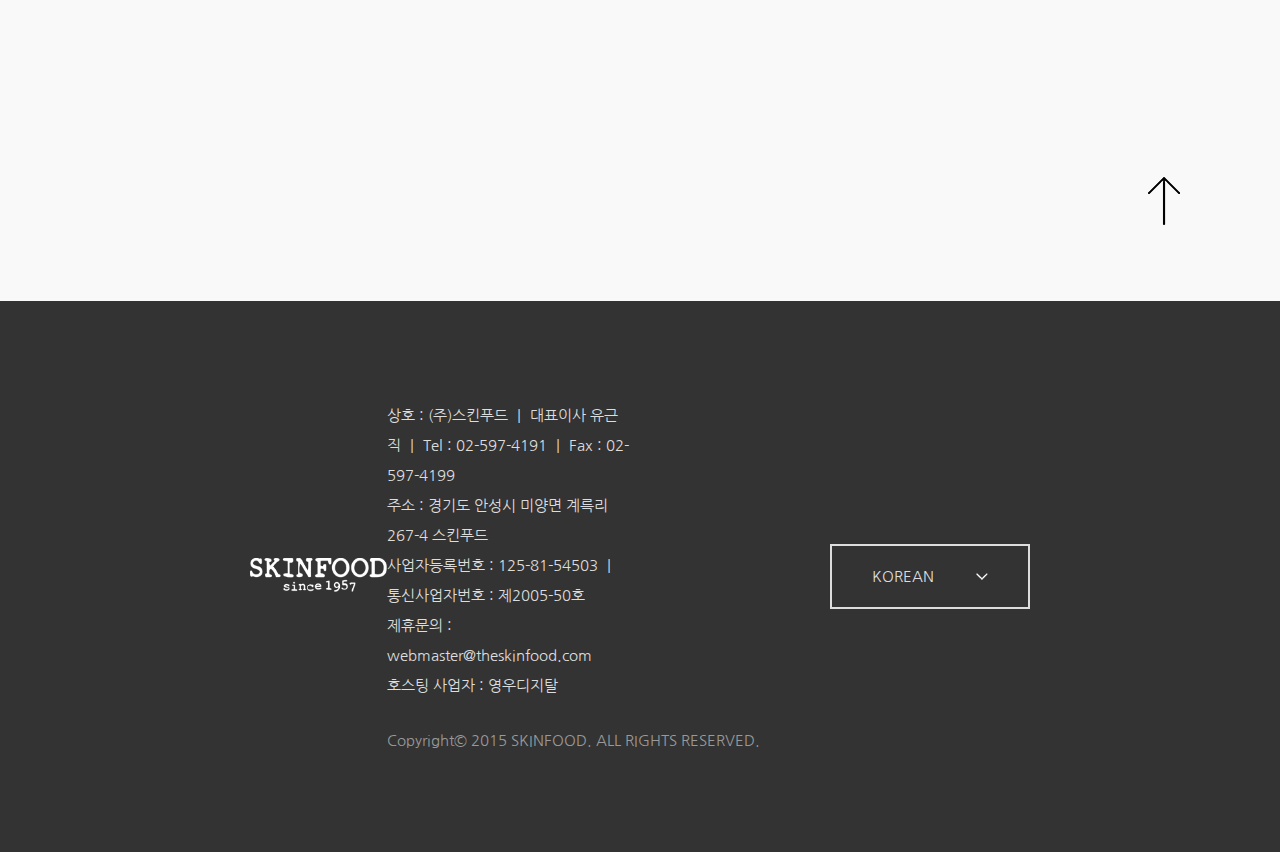
<file: foodlineup.html>
<!DOCTYPE html>
<html lang="ko">
<head>
    <meta charset="UTF-8">
    <meta http-equiv="X-UA-Compatible" content="IE=edge">
    <meta name="viewport" content="width=device-width, initial-scale=1">
    <title>푸드 라인업 - skinfood</title>
    <link rel="stylesheet" href="css/foodlineup.css">
    <link rel="icon" href="img/favicon.ico">
    <link href="https://fonts.googleapis.com/css?family=Nanum+Gothic|Nanum+Myeongjo&display=swap" rel="stylesheet">
    <script src="https://ajax.googleapis.com/ajax/libs/jquery/3.4.1/jquery.min.js"></script>
    <script src="js/common.js"></script>
    <script src="js/foodlineup.js"></script>
</head>
<body>
    <div class="wrap">
        <header>
            <h1>
                <a href="index.html">
                    <img src="img/skinfood_logo_b.png" alt="">
                </a>
            </h1>
            <nav> <a href="skinfood.html">skinfood</a> <a href="brandstory.html">brand story</a> <a href="findstore.html">store</a> <a href="foodlineup.html">food lineup</a> <a href="news.html">news</a>
                <div class="burger_menu"> <span></span> <span></span> <span></span> </div>
            </nav>
            <div class="sub_menu"> 
               <a href="skinfood.html" data-num="0">skinfood</a> 
               <a href="brandstory.html" data-num="1">brand story</a> 
               <a href="findstore.html" data-num="2">find store</a> 
               <a href="makestore.html" data-num="2">make store</a> 
               <a href="foodlineup.html" data-num="3">food lineup</a> 
               <a href="news.html" data-num="4">news</a>
                <div> <span></span> <span></span> </div>
            </div>
        </header>
        <div class="circle">
            <span></span>
        </div>
        <section class="content_box">
            <div class="con_header">
                <em>FOOD LINEUP</em>
                <h2>푸드 라인업</h2>
                <small>스킨푸드에서 건강한 푸드를 만나보세요.</small>
            </div>
            <ul class="food_list">
                
            </ul>
            <a href="http://www.theskinfood.com/shopMain/shopMain.do?utm_source=google&utm_medium=sa360&utm_campaign=skinfood&utm_content=group1_title&utm_term=%EC%8A%A4%ED%82%A8%ED%91%B8%EB%93%9C&gclid=CjwKCAjwnIr1BRAWEiwA6GpwNUFLcUtOdnfOQD0UIuAHutDwJfAEgcHawvj_KFR8coYU6qzy7zN0DxoCZ3gQAvD_BwE&gclsrc=aw.ds">스토어 바로가기</a>
        </section>
        <aside>
           <span><img src="img/icon_arrow.png" alt=""></span>
        </aside>
        <footer>
            <h4><img src="img/skinfood_logo.png" alt=""></h4>
            <div class="footer_con">
                <p>상호 : (주)스킨푸드 ㅣ 대표이사 유근직 ㅣ Tel : 02-597-4191 ㅣ Fax : 02-597-4199
                주소 : 경기도 안성시 미양면 계륵리 267-4 스킨푸드
                사업자등록번호 : 125-81-54503 ㅣ 통신사업자번호 : 제2005-50호
                제휴문의 : webmaster@theskinfood.com
                호스팅 사업자 : 영우디지탈</p>
                <span>Copyright© 2015 SKINFOOD. ALL RIGHTS RESERVED.</span>
            </div>
            <input type="text" value="KOREAN" readonly>
            <ul class="lang_box">
                <li>KOREAN</li>
                <li>ENGLISH</li>
                <li>CHINESE</li>
            </ul>
        </footer>
    </div>
</body>
</html>
</file>
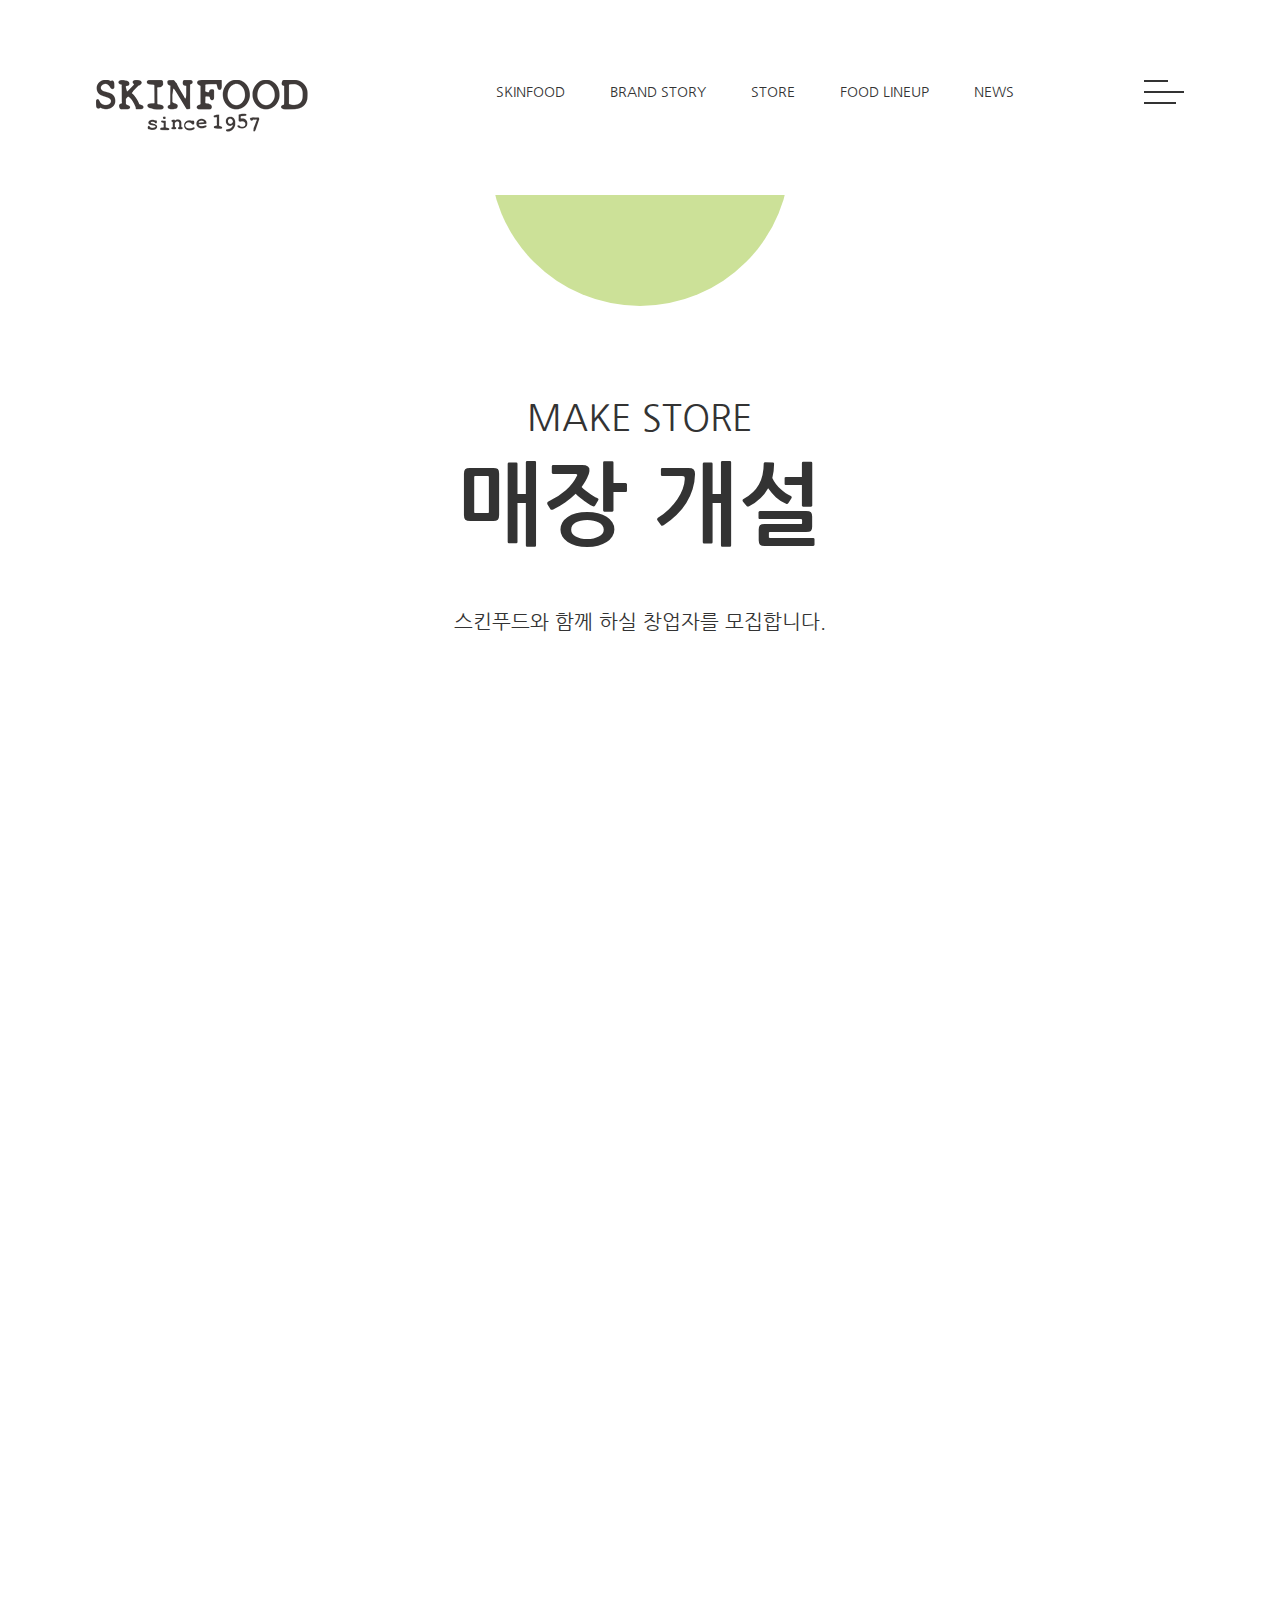
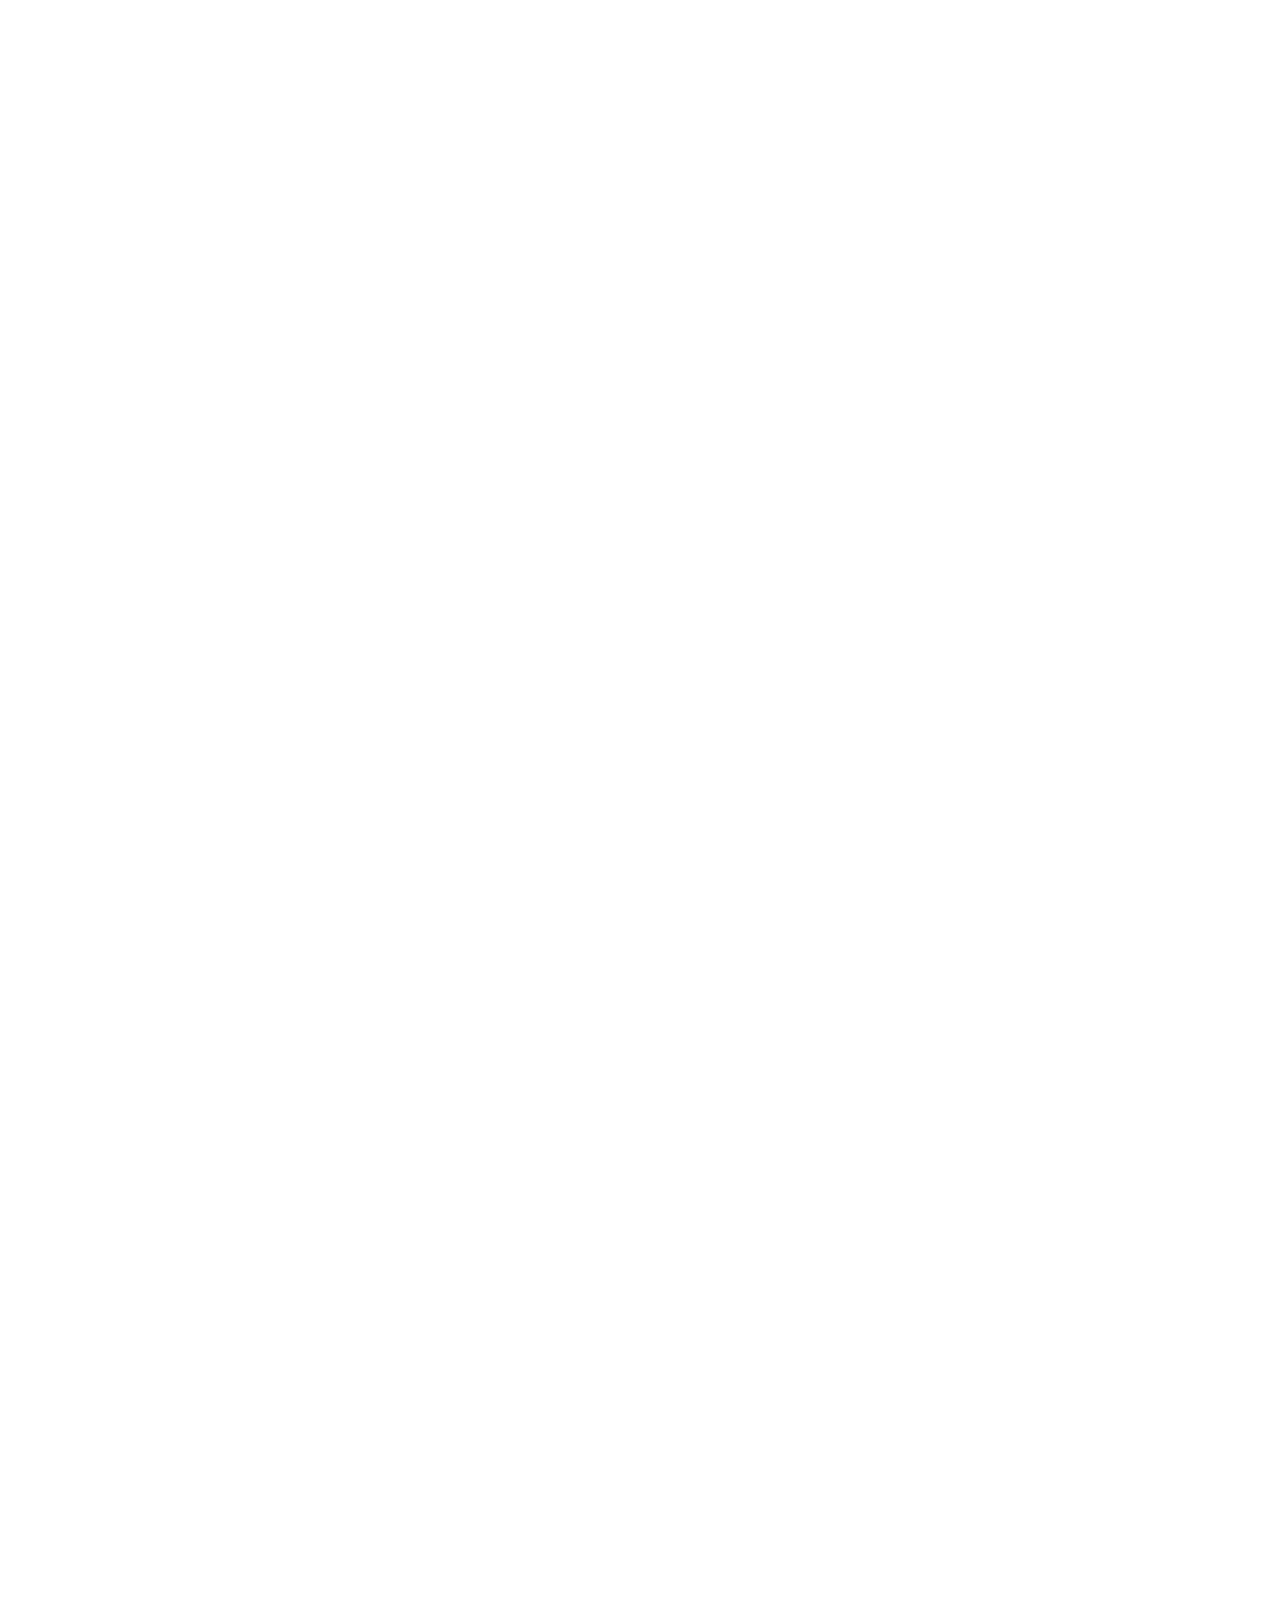
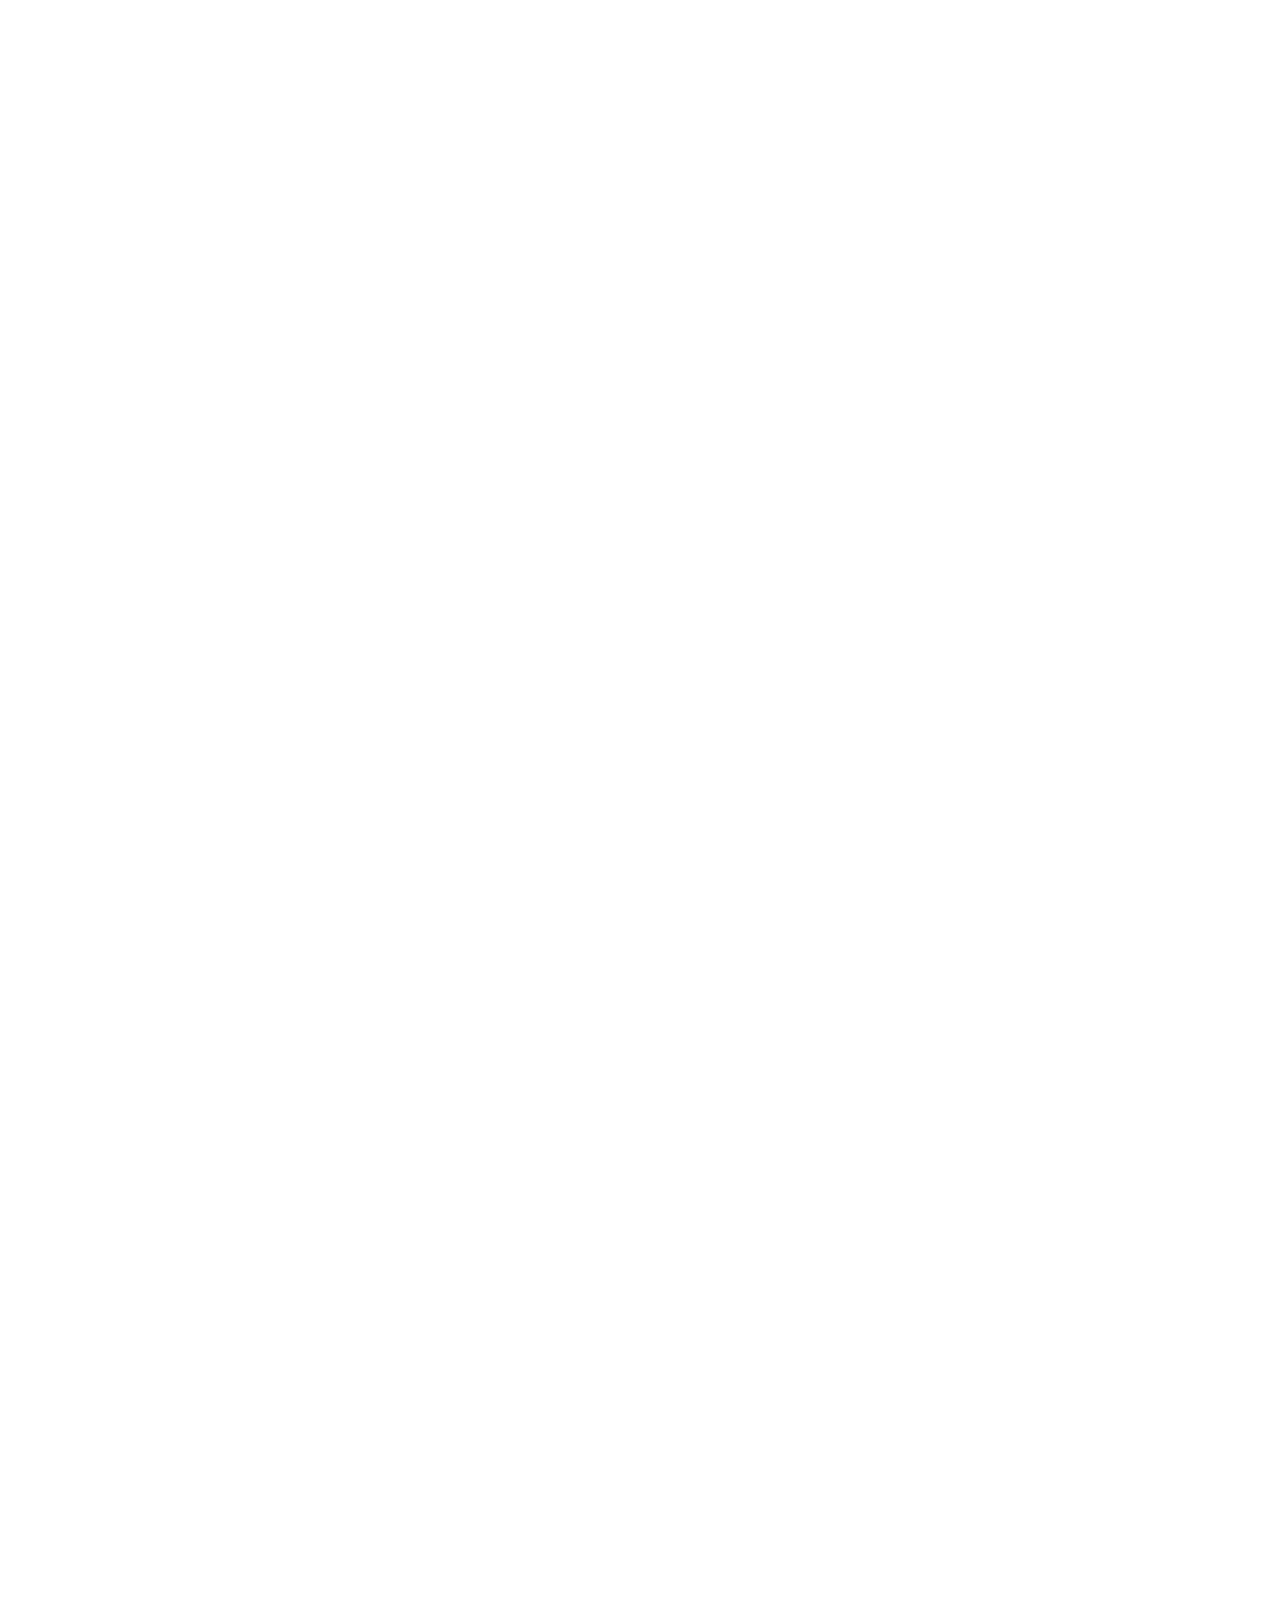
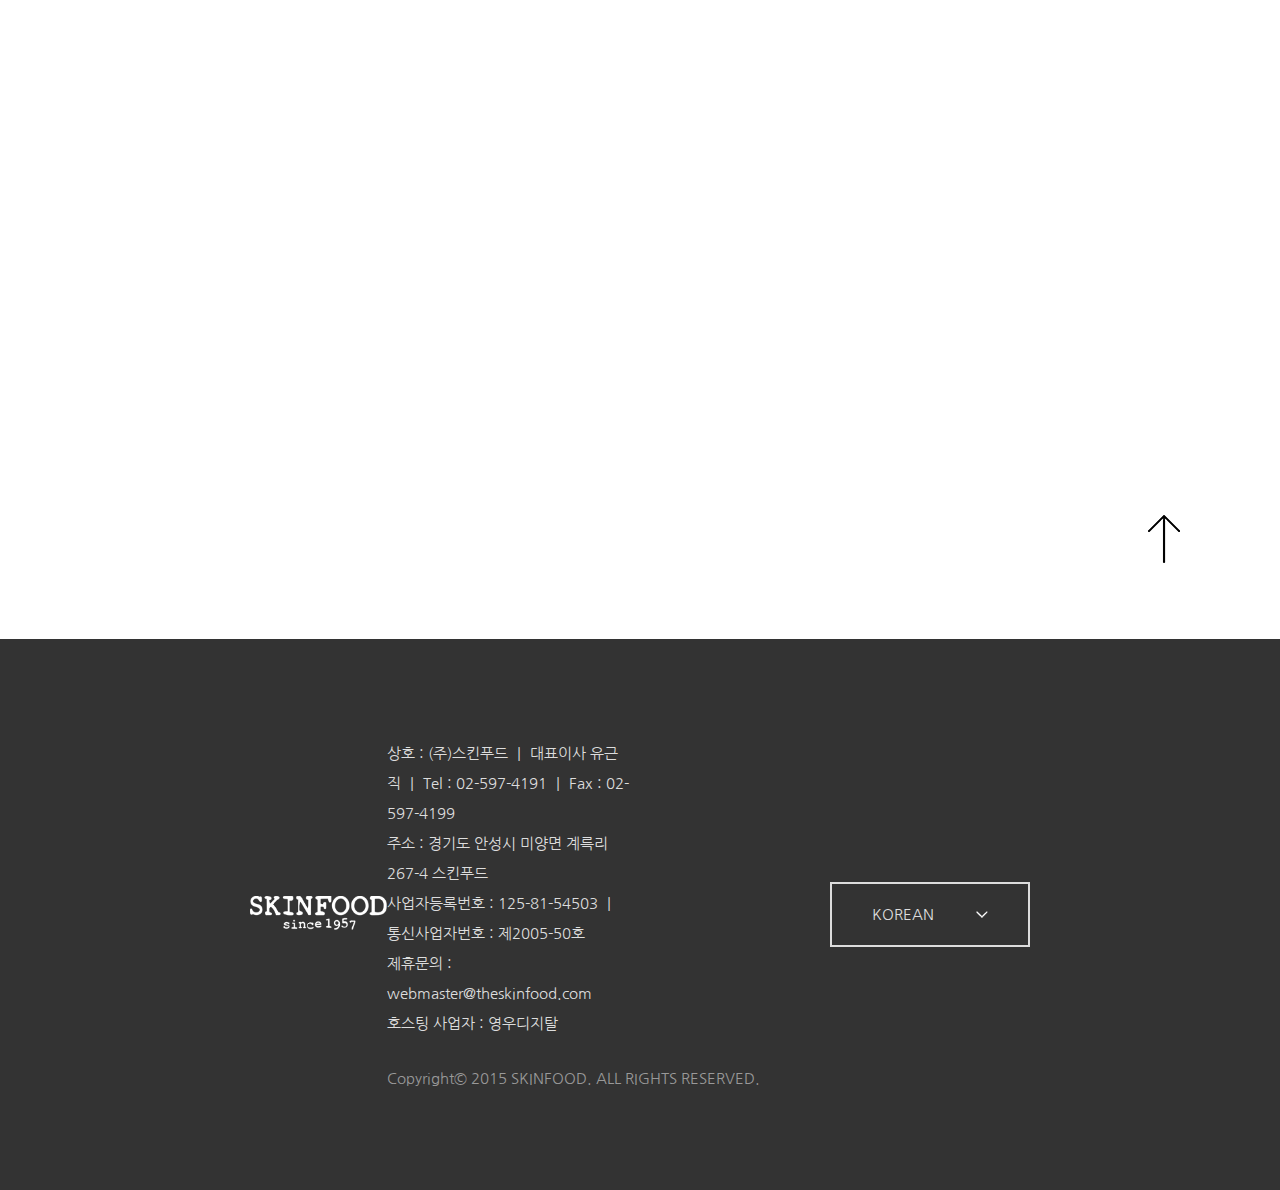
<file: makestore.html>
<!DOCTYPE html>
<html lang="ko">
<head>
    <meta charset="UTF-8">
    <meta http-equiv="X-UA-Compatible" content="IE=edge">
    <meta name="viewport" content="width=device-width, initial-scale=1">
    <title>매장 개설 - skinfood</title>
    <link rel="stylesheet" href="css/makestore.css">
    <link rel="icon" href="img/favicon.ico">
    <link href="https://fonts.googleapis.com/css?family=Nanum+Gothic|Nanum+Myeongjo&display=swap" rel="stylesheet">
    <script src="https://ajax.googleapis.com/ajax/libs/jquery/3.4.1/jquery.min.js"></script>
    <script src="js/common.js"></script>
    <script src="js/makestore.js"></script>
</head>
<body>
    <div class="wrap">
        <header>
            <h1>
                <a href="index.html">
                    <img src="img/skinfood_logo_b.png" alt="">
                </a>
            </h1>
            <nav> <a href="skinfood.html">skinfood</a> <a href="brandstory.html">brand story</a> <a href="findstore.html">store</a> <a href="foodlineup.html">food lineup</a> <a href="news.html">news</a>
                <div class="burger_menu"> <span></span> <span></span> <span></span> </div>
            </nav>
            <div class="sub_menu"> 
               <a href="skinfood.html" data-num="0">skinfood</a> 
               <a href="brandstory.html" data-num="1">brand story</a> 
               <a href="findstore.html" data-num="2">find store</a> 
               <a href="makestore.html" data-num="2">make store</a> 
               <a href="foodlineup.html" data-num="3">food lineup</a> 
               <a href="news.html" data-num="4">news</a>
                <div> <span></span> <span></span> </div>
            </div>
        </header>
        <div class="circle">
            <span></span>
        </div>
        <section class="content_box">
            <div class="con_header">
                <em>MAKE STORE</em>
                <h2>매장 개설</h2>
                <small>스킨푸드와 함께 하실 창업자를 모집합니다.</small>
            </div>
            <ul class="con_body">
                <li>
                    <div>
                        <span>01</span>
                        <h3>매장 개설자격 요건</h3>
                        <p>매장 운영이 가능한 점포소유주. 임차인 중 화장품 사업을 고려하시는 분
                        타 사업을 운영 중이나 브랜드 전환을 통해 안정적인 매장 운영을 고려하시는 분
                        현재 화장품 매장을 운영 중이나 스킨푸드 브랜드 운영을 고려하시는 분
                        성공적인 창업을 희망하시는 분</p>
                    </div>
                </li>
                <li>
                    <div>
                        <span>02</span>
                        <h3>매장 개설 입지조건</h3>
                        <p>전면길이 : 4M 이상
                        면적 : 전용면적 39㎡ (12평이상)
                        *상권의 등급에 따라 매장 컨디션은 다소 상이</p>
                    </div>
                </li>
                <li>
                    <div>
                        <span>03</span>
                        <h3>매장 개설 비용 <small>※VAT 포함</small></h3>
                        <p>가맹비 : 1,000만원(소멸성)
                        초도상품대 : 3,500만원 이내(환급성)
                        인테리어 : 평당 300만원(20평 기준) <small>※실측 후 최종 견적 확정</small>
                        기타 : 500만원 ~ 600만원
                        </p>
                    </div>
                </li>
                <li>
                    <div>
                        <span>04</span>
                        <h3>매장 개설 문의</h3>
                        <p>&lt;국내&gt;
                        담당자 : 이우람
                        연락처 : 02-6463-4327
                        이메일 : hjimp@theskinfood.com</p>
                        <p>&lt;해외&gt;
                        담당자 : Maverick
                        연락처 : 02-6463-4356
                        이메일 : overseas@theskinfood.com
                        </p>
                    </div>
                </li>
            </ul>
        </section>
        <aside>
           <span><img src="img/icon_arrow.png" alt=""></span>
        </aside>
        <footer>
            <h4><img src="img/skinfood_logo.png" alt=""></h4>
            <div class="footer_con">
                <p>상호 : (주)스킨푸드 ㅣ 대표이사 유근직 ㅣ Tel : 02-597-4191 ㅣ Fax : 02-597-4199
                주소 : 경기도 안성시 미양면 계륵리 267-4 스킨푸드
                사업자등록번호 : 125-81-54503 ㅣ 통신사업자번호 : 제2005-50호
                제휴문의 : webmaster@theskinfood.com
                호스팅 사업자 : 영우디지탈</p>
                <span>Copyright© 2015 SKINFOOD. ALL RIGHTS RESERVED.</span>
            </div>
            <input type="text" value="KOREAN" readonly>
            <ul class="lang_box">
                <li>KOREAN</li>
                <li>ENGLISH</li>
                <li>CHINESE</li>
            </ul>
        </footer>
    </div>
</body>
</html>
</file>
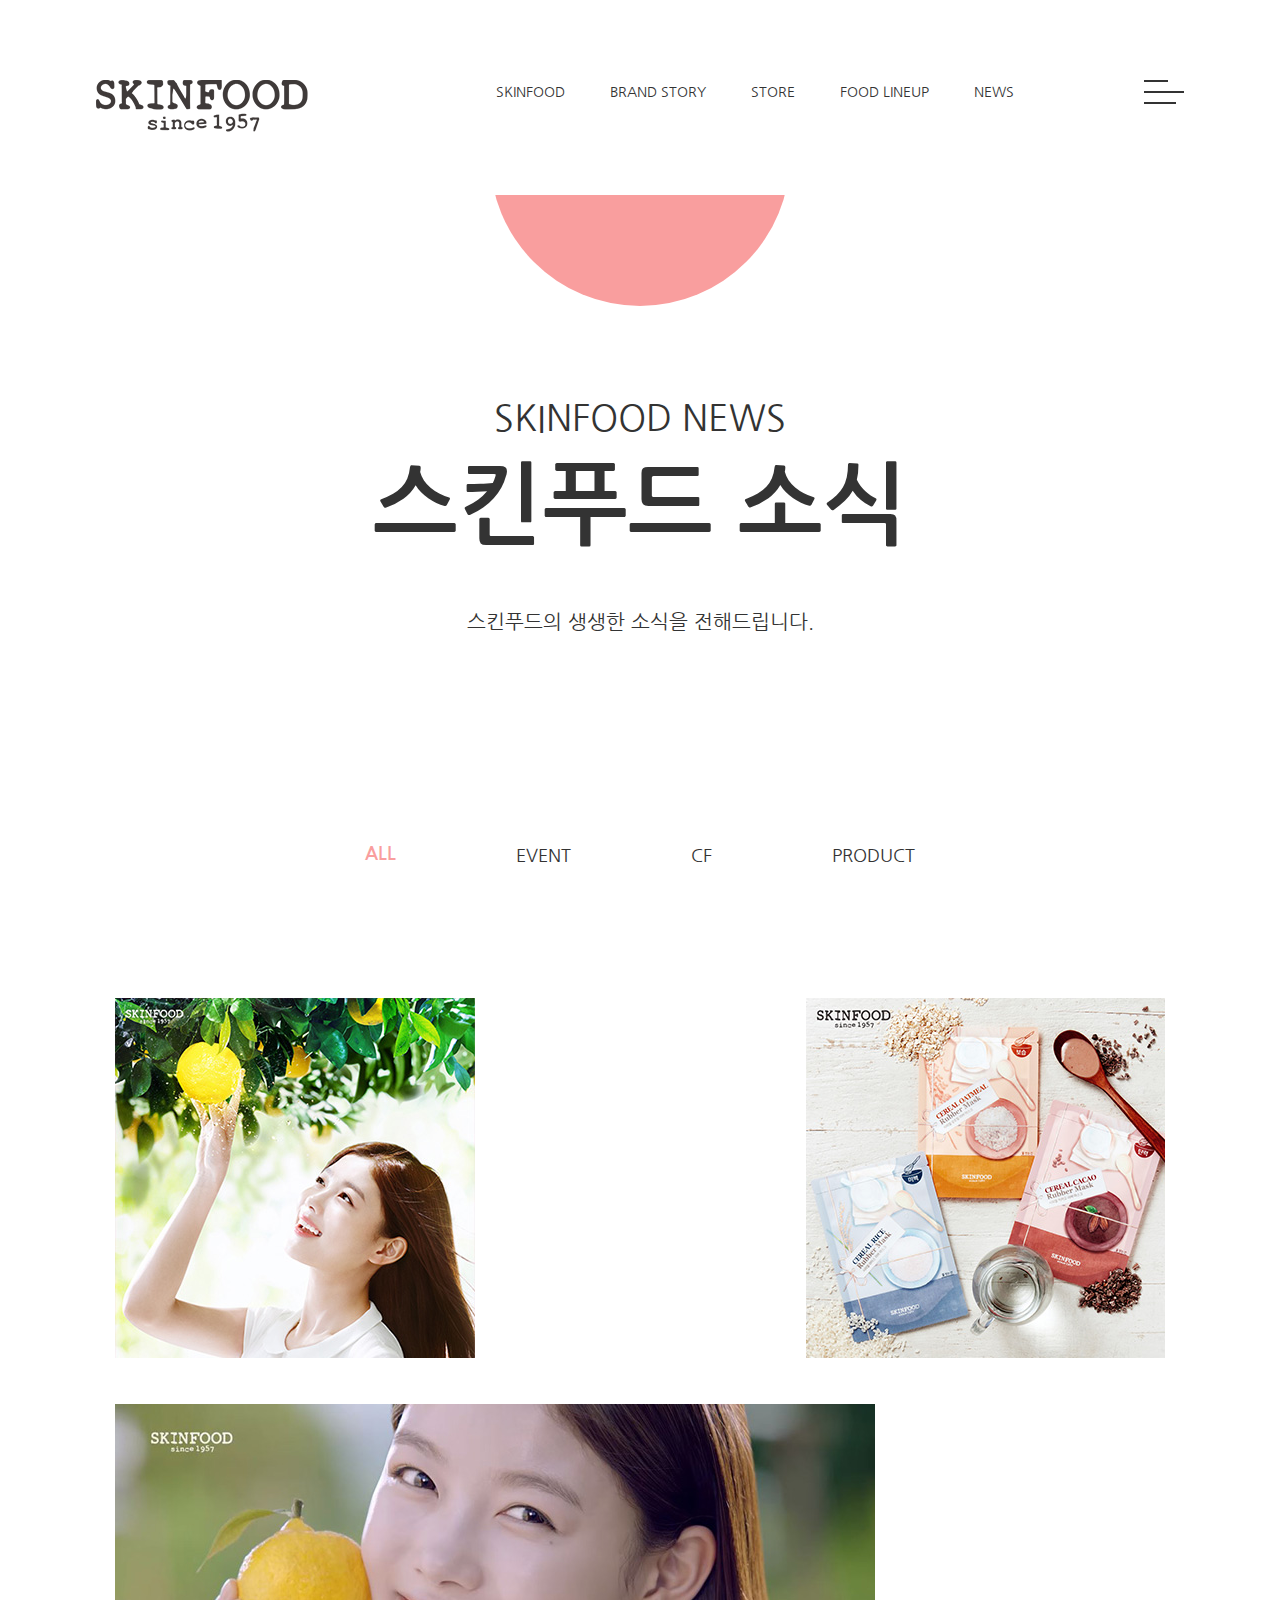
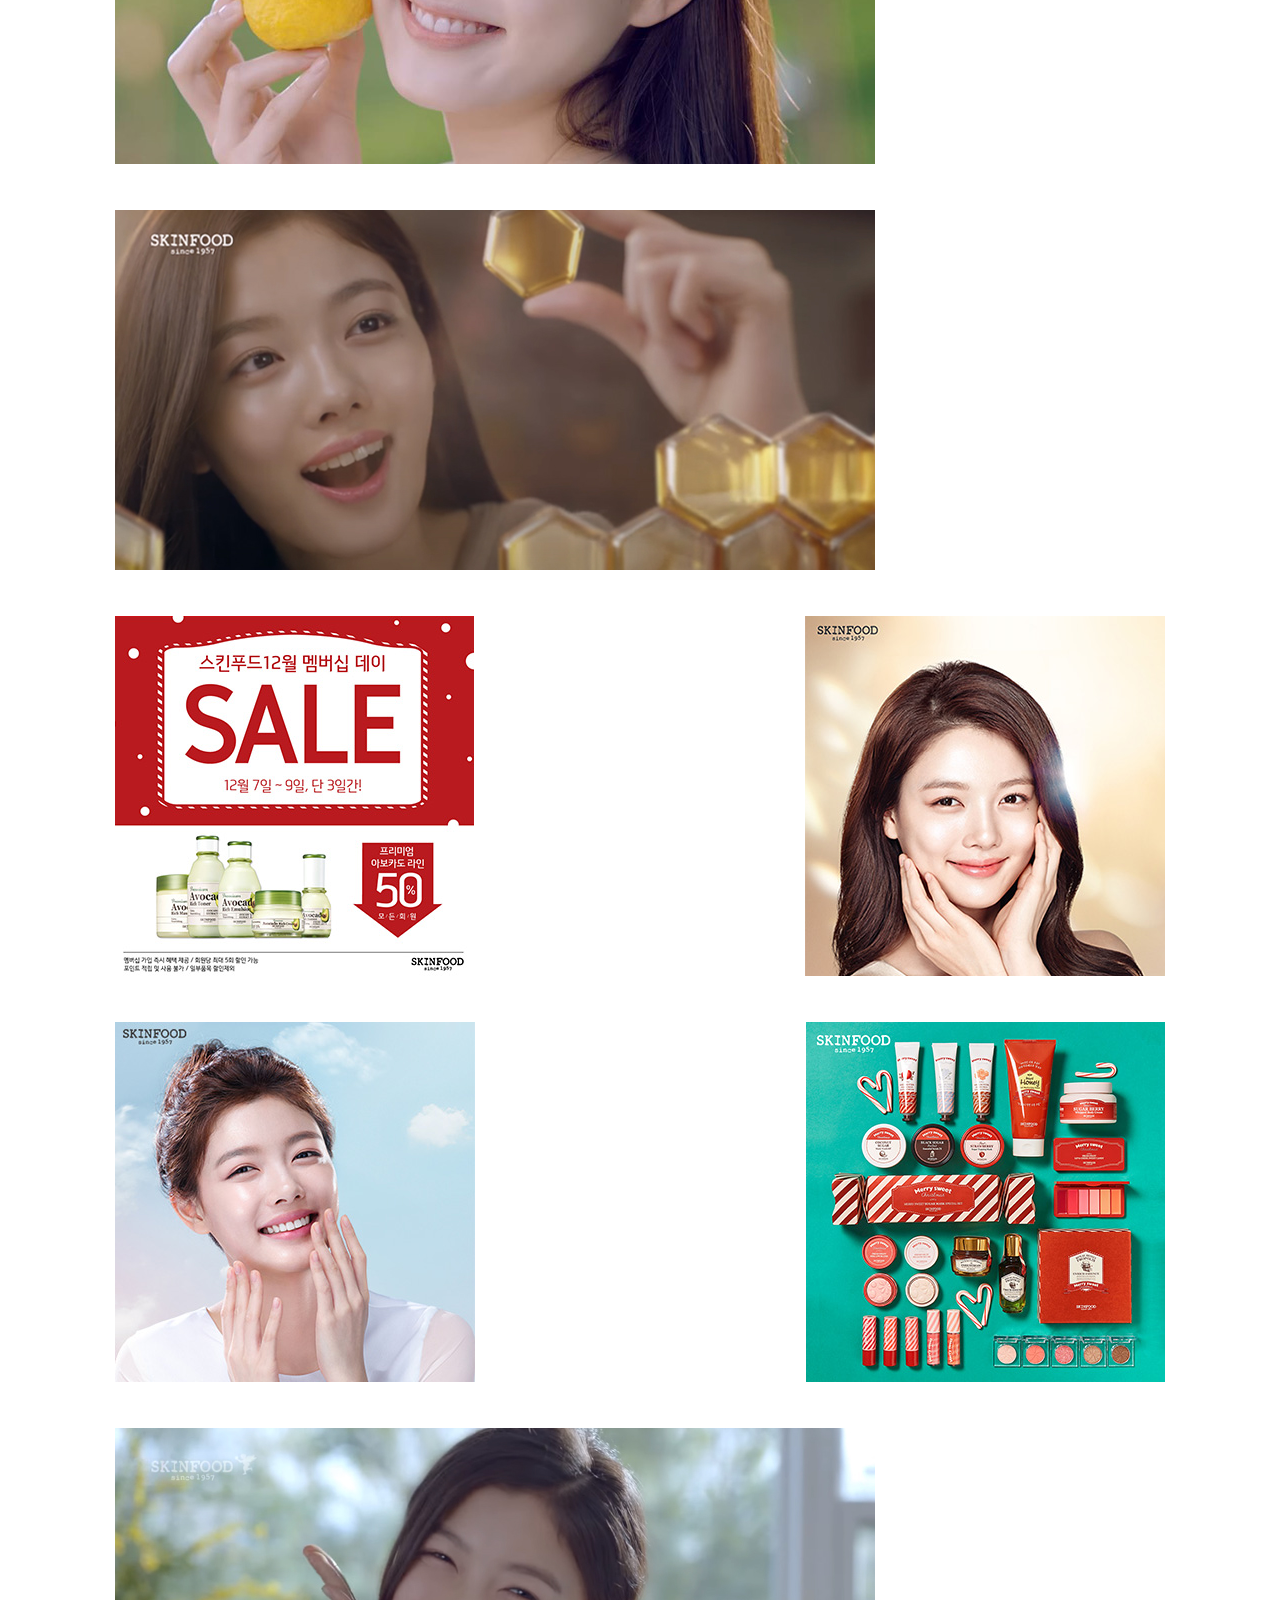
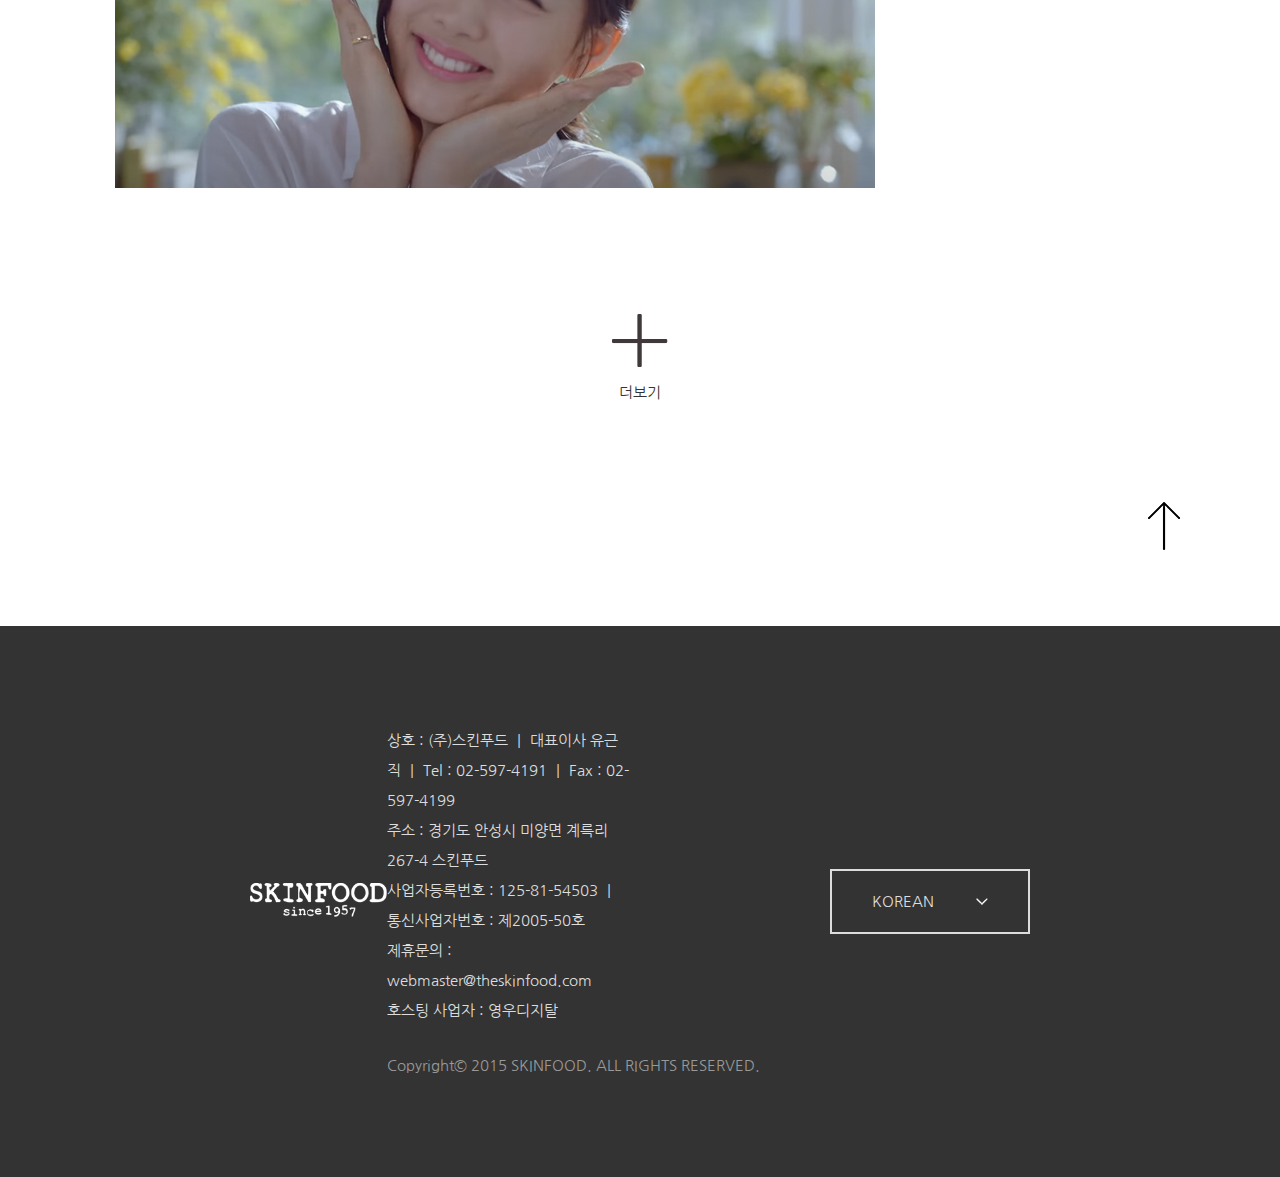
<file: news.html>
<!DOCTYPE html>
<html lang="ko">
<head>
    <meta charset="UTF-8">
    <meta http-equiv="X-UA-Compatible" content="IE=edge">
    <meta name="viewport" content="width=device-width, initial-scale=1">
    <title>스킨푸드 소식 - skinfood</title>
    <link rel="stylesheet" href="css/news.css">
    <link rel="icon" href="img/favicon.ico">
    <link href="https://fonts.googleapis.com/css?family=Nanum+Gothic|Nanum+Myeongjo&display=swap" rel="stylesheet">
    <script src="https://ajax.googleapis.com/ajax/libs/jquery/3.4.1/jquery.min.js"></script>
    <script src="js/common.js"></script>
    <script src="js/news.js"></script>
</head>
<body>
    <div class="wrap">
        <header>
            <h1>
                <a href="index.html">
                    <img src="img/skinfood_logo_b.png" alt="">
                </a>
            </h1>
            <nav> <a href="skinfood.html">skinfood</a> <a href="brandstory.html">brand story</a> <a href="findstore.html">store</a> <a href="foodlineup.html">food lineup</a> <a href="news.html">news</a>
                <div class="burger_menu"> <span></span> <span></span> <span></span> </div>
            </nav>
            <div class="sub_menu"> 
               <a href="skinfood.html" data-num="0">skinfood</a> 
               <a href="brandstory.html" data-num="1">brand story</a> 
               <a href="findstore.html" data-num="2">find store</a> 
               <a href="makestore.html" data-num="2">make store</a> 
               <a href="foodlineup.html" data-num="3">food lineup</a> 
               <a href="news.html" data-num="4">news</a>
                <div> <span></span> <span></span> </div>
            </div>
        </header>
        <div class="circle">
            <span></span>
        </div>
        <section class="content_box">
            <div class="con_header">
                <em>SKINFOOD NEWS</em>
                <h2>스킨푸드 소식</h2>
                <small>스킨푸드의 생생한 소식을 전해드립니다.</small>
            </div>
            <div class="con_body">
                <nav class="con_menu">
                    <span class="on">all</span>
                    <span>event</span>
                    <span>cf</span>
                    <span>product</span>
                </nav>
                <ul class="con_list">
                    
                </ul>
                <article class="pop_all">
                    <div class='close_btn'>
                        
                    </div>
                    <div class="pop_up">
                        
                    </div>
                </article>
                <figure class="more_btn">
                    <span><img src="img/icon_plus.png" alt=""></span>
                    <figcaption>더보기</figcaption>
                </figure>
                
            </div>
        </section>
        <aside>
           <span><img src="img/icon_arrow.png" alt=""></span>
        </aside>
        <footer>
            <h4><img src="img/skinfood_logo.png" alt=""></h4>
            <div class="footer_con">
                <p>상호 : (주)스킨푸드 ㅣ 대표이사 유근직 ㅣ Tel : 02-597-4191 ㅣ Fax : 02-597-4199
                주소 : 경기도 안성시 미양면 계륵리 267-4 스킨푸드
                사업자등록번호 : 125-81-54503 ㅣ 통신사업자번호 : 제2005-50호
                제휴문의 : webmaster@theskinfood.com
                호스팅 사업자 : 영우디지탈</p>
                <span>Copyright© 2015 SKINFOOD. ALL RIGHTS RESERVED.</span>
            </div>
            <input type="text" value="KOREAN" readonly>
            <ul class="lang_box">
                <li>KOREAN</li>
                <li>ENGLISH</li>
                <li>CHINESE</li>
            </ul>
        </footer>
    </div>
</body>
</html>
</file>
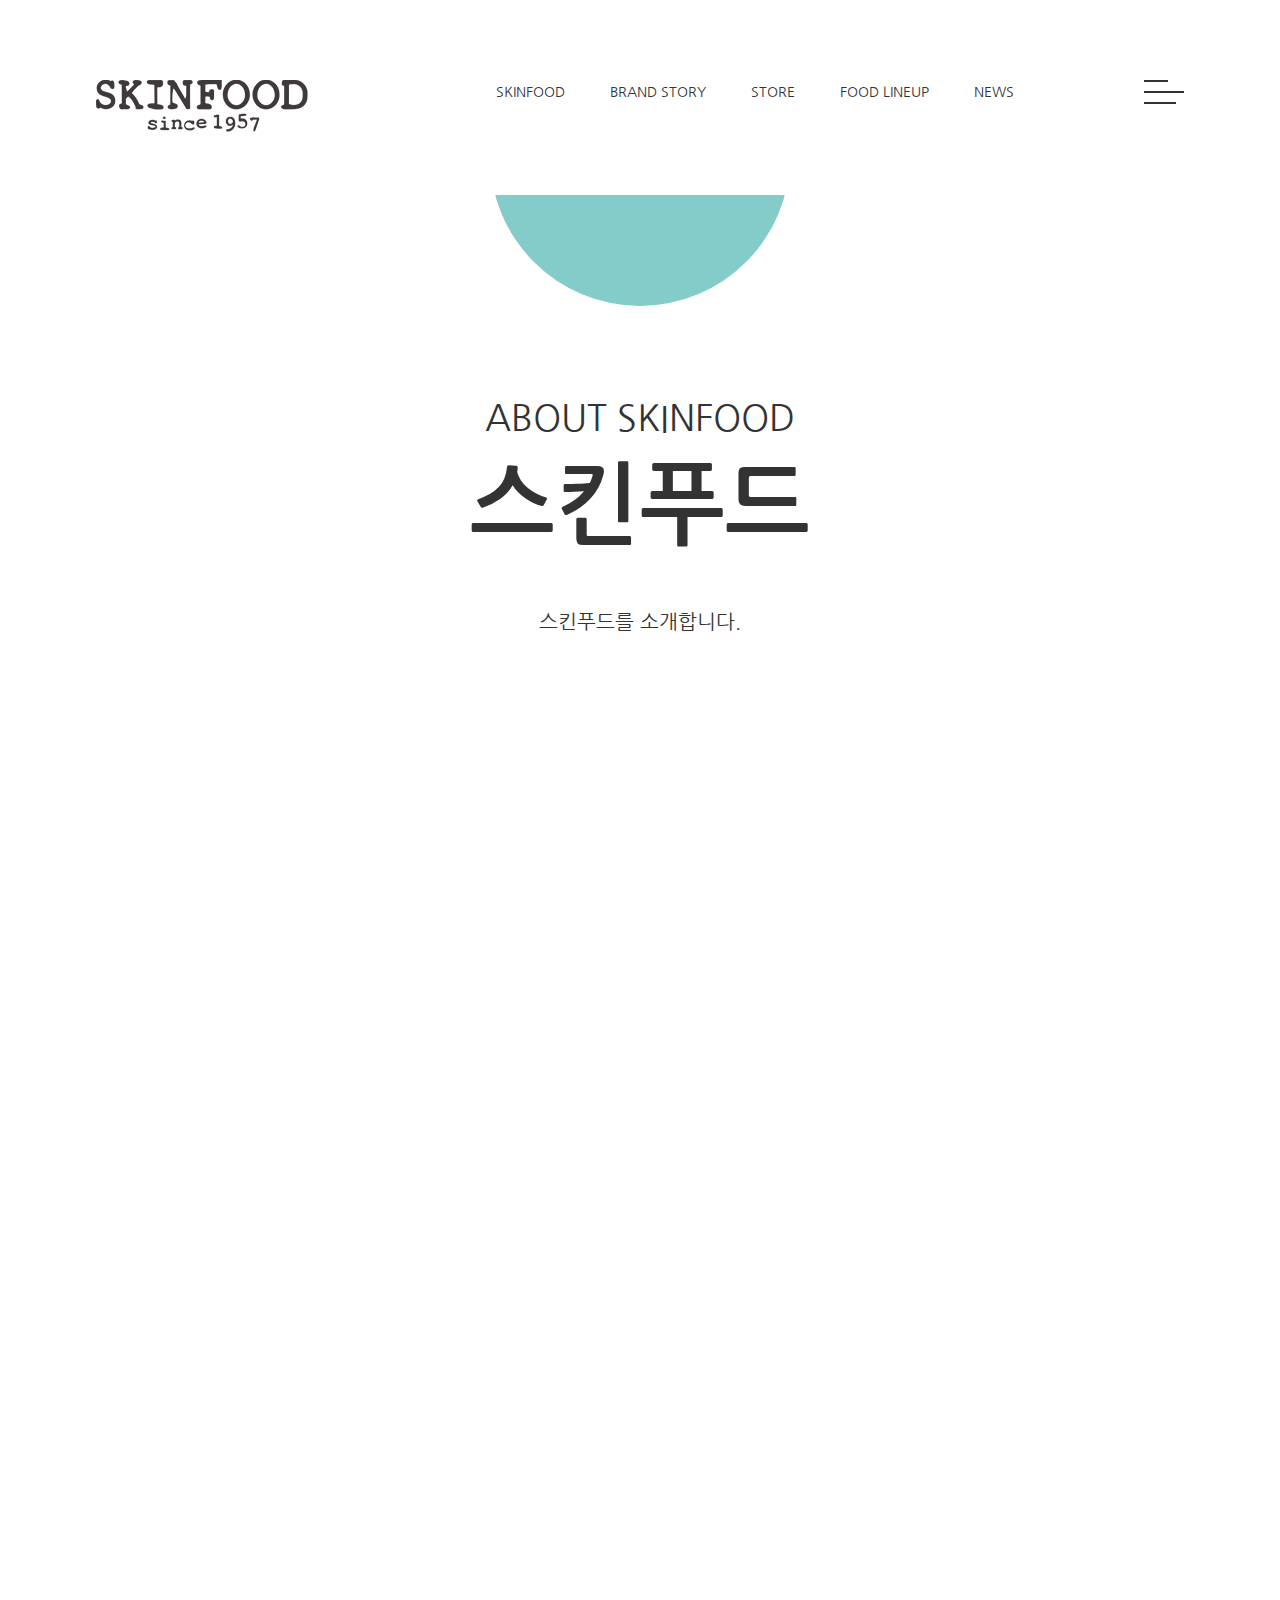
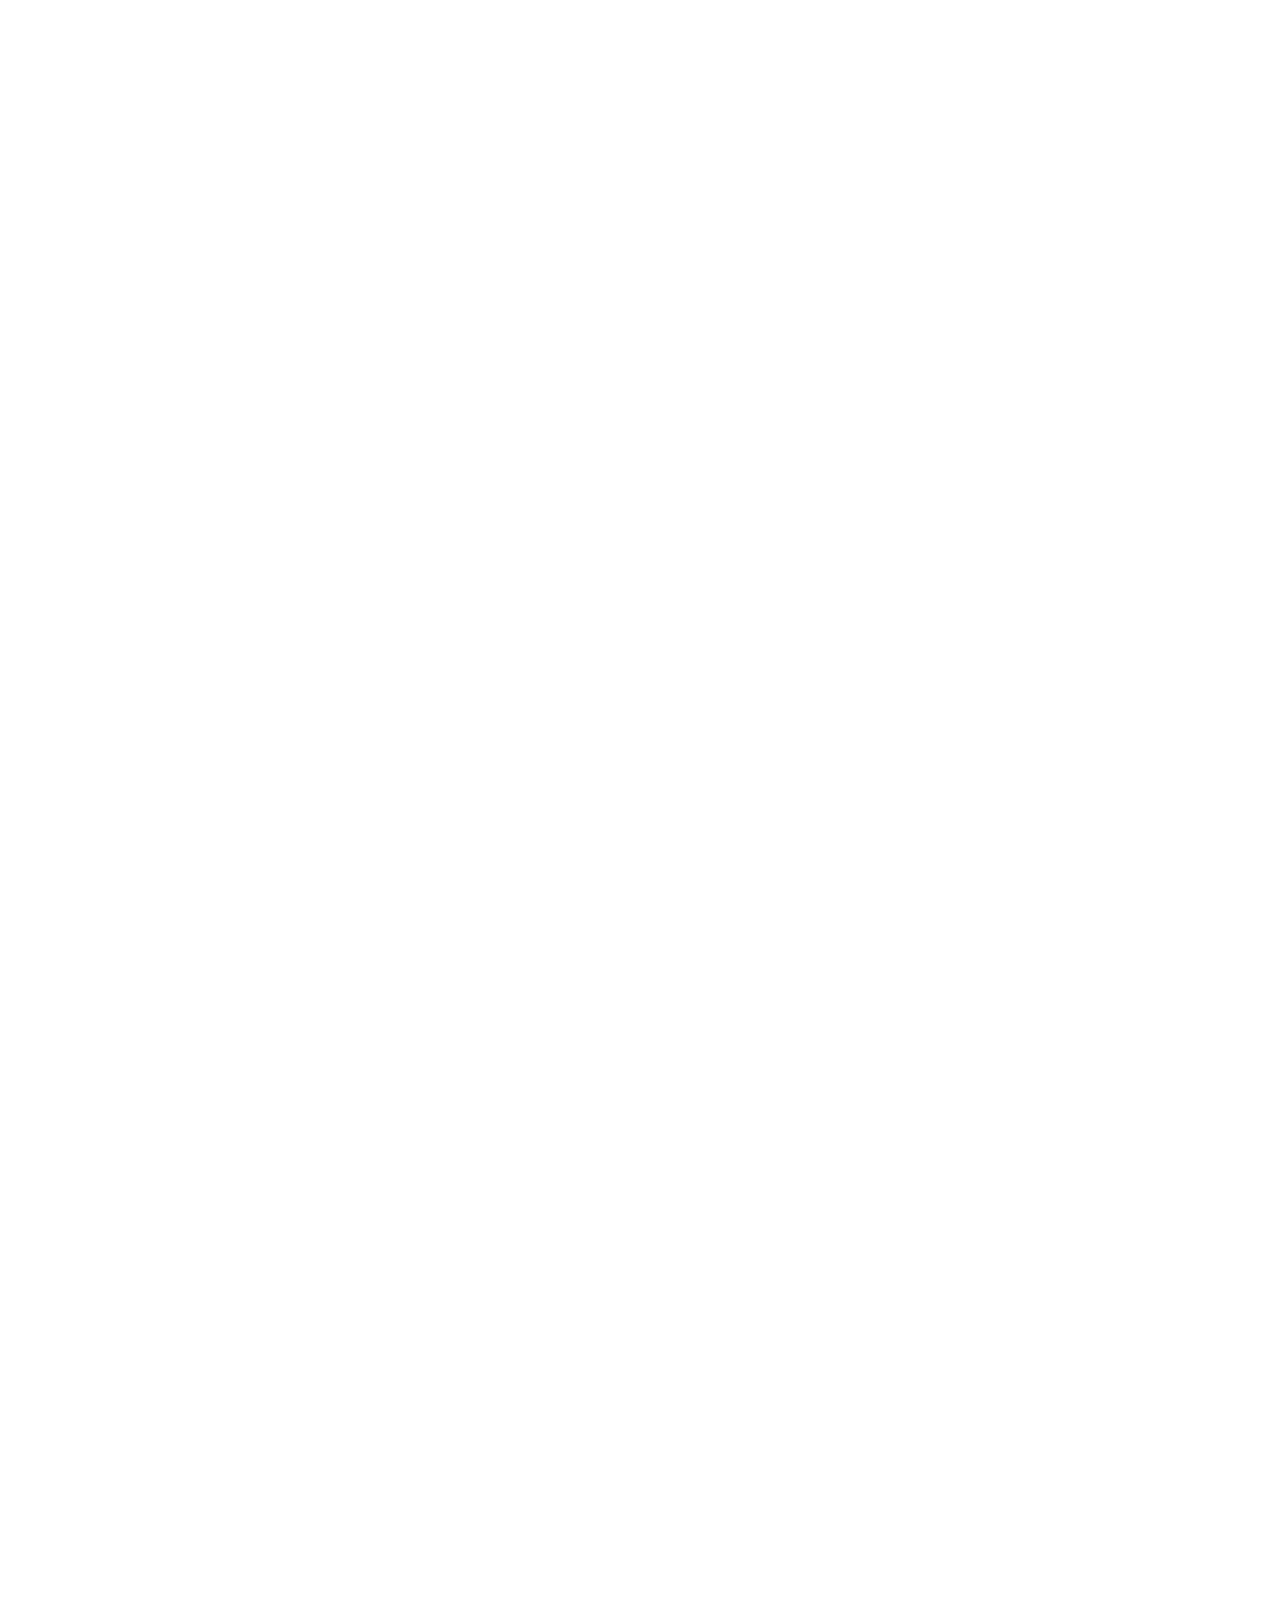
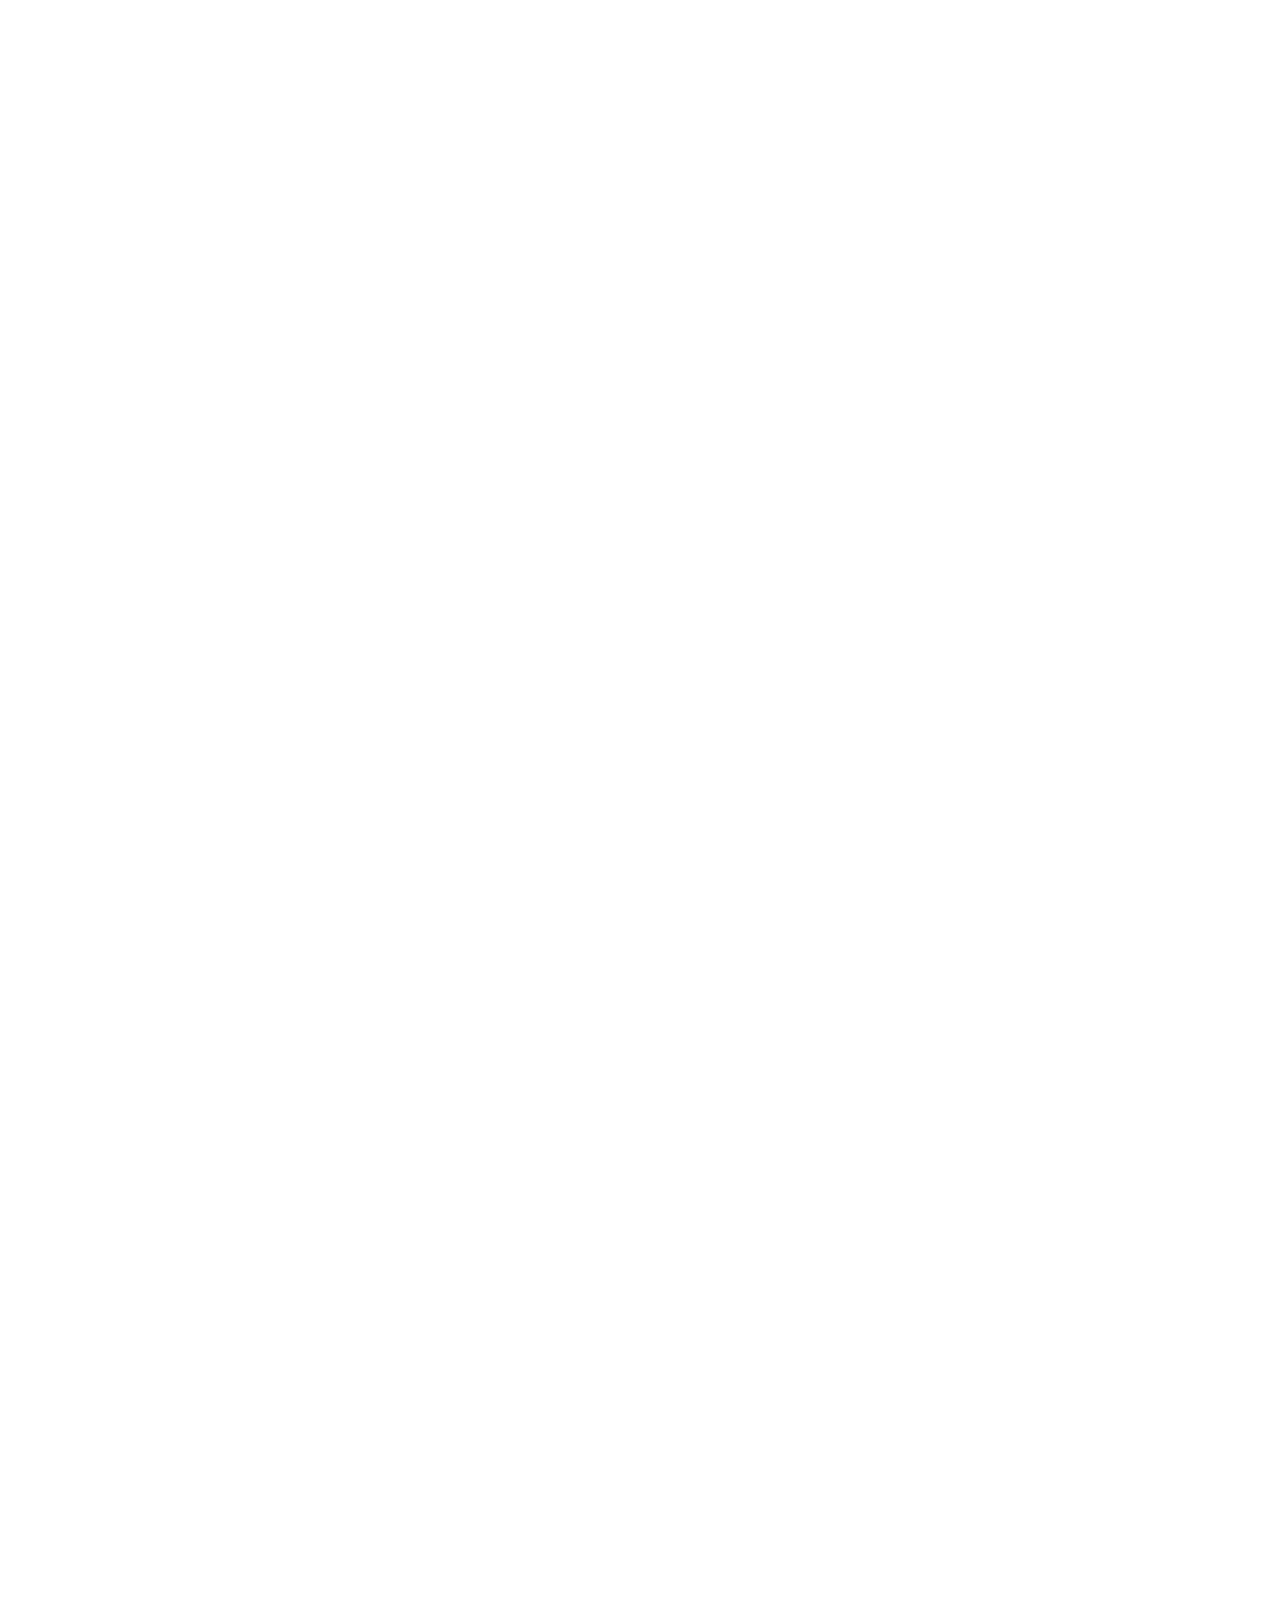
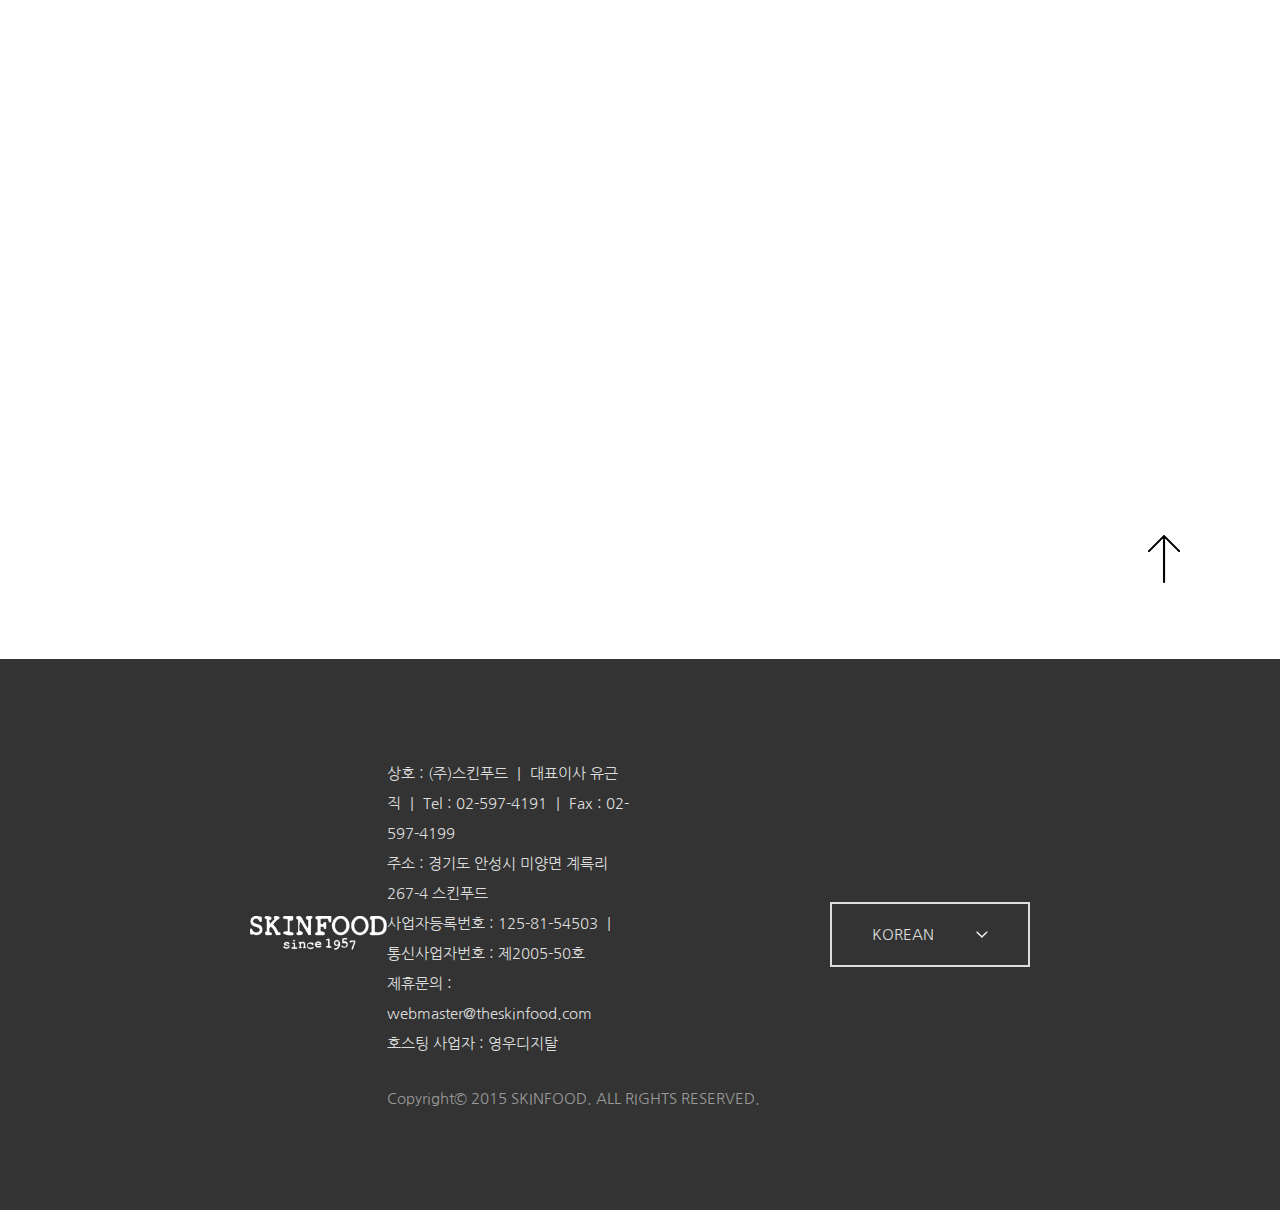
<file: skinfood.html>
<!DOCTYPE html>
<html lang="ko">
<head>
    <meta charset="UTF-8">
    <meta http-equiv="X-UA-Compatible" content="IE=edge">
    <meta name="viewport" content="width=device-width, initial-scale=1">
    <title>스킨푸드 - skinfood</title>
    <link rel="stylesheet" href="css/skinfood.css">
    <link rel="icon" href="img/favicon.ico">
    <link href="https://fonts.googleapis.com/css?family=Nanum+Gothic|Nanum+Myeongjo&display=swap" rel="stylesheet">
    <script src="https://ajax.googleapis.com/ajax/libs/jquery/3.4.1/jquery.min.js"></script>
    <script src="js/common.js"></script>
    <script src="js/skinfood.js"></script>
</head>
<body>
    <div class="wrap">
        <header>
            <h1>
                <a href="index.html">
                    <img src="img/skinfood_logo_b.png" alt="">
                </a>
            </h1>
            <nav> <a href="skinfood.html">skinfood</a> <a href="brandstory.html">brand story</a> <a href="findstore.html">store</a> <a href="foodlineup.html">food lineup</a> <a href="news.html">news</a>
                <div class="burger_menu"> <span></span> <span></span> <span></span> </div>
            </nav>
            <div class="sub_menu"> 
               <a href="skinfood.html" data-num="0">skinfood</a> 
               <a href="brandstory.html" data-num="1">brand story</a> 
               <a href="findstore.html" data-num="2">find store</a> 
               <a href="makestore.html" data-num="2">make store</a> 
               <a href="foodlineup.html" data-num="3">food lineup</a> 
               <a href="news.html" data-num="4">news</a>
                <div> <span></span> <span></span> </div>
            </div>
        </header>
        <div class="circle">
            <span></span>
        </div>
        <section class="content_box">
            <div class="con_header">
                <em>ABOUT SKINFOOD</em>
                <h2>스킨푸드</h2>
                <small>스킨푸드를 소개합니다.</small>
            </div>
            <ul class="con_body">
                <li>
                    <div>
                        <span>01</span>
                        <h3><img src="img/sub_logo.png" alt=""></h3>
                        <em>피부에 좋은 푸드로 만든 화장품 SKINFOOD</em>
                        <p>스킨푸드는 “Skin + Food”에서 유래한 “피부에 좋은 푸드”라는 네이밍의
                        의미에서 출발하여 '맛있는 푸드로 만든 맛있는 화장품‘ 이라는 모토와 함께
                        ‘푸드’라는 차별적이고 독특한 컨셉을 담아 탄생한 최초의 푸드 코스메틱
                        브랜드입니다. 피부에 와닿는 것이기에, 보다 좋은 푸드를 통해 보다 더 아름답고
                        건강한 라이프스타일을 누리실 수 있도록 언제나 노력하고 있습니다.</p>
                    </div>
                </li>
                <li>
                    <div>
                        <span>02</span>
                        <h3><img src="img/sub_logo2.png" alt=""></h3>
                        <em>59년의 노하우를 담은 화장품</em>
                        <p>스킨푸드의 로고에는 'Since 1957'이라는 역사가 담겨 있습니다. 이는
                        스킨푸드의 모기업이자, 자회사인 아이피어리스 연구소의 노하우를 담아 탄생한
                        스킨푸드 제품의 우수성을 상징합니다. 항상 최신의 트렌드와 신기술을
                        도입하면서도, 화장품 전문 기업다운 노하우와 긍지를 담고 있는 기업이 바로
                        스킨푸드입니다.</p>
                    </div>
                </li>
                <li>
                    <span>03</span>
                    <h3>FOOD &amp; BEAUTY LIFESTYLE BRAND</h3>
                    <em>끝없는 호기심과 즐거운 상상력으로 당신의 일상을 상큼한 에너지로 가득 채워 주는
                    메리 푸드 &amp; 뷰티 라이프 스타일 브랜드</em>
                    <ul>
                        <li>
                            <figure><img src="img/skin_3.jpg" alt=""></figure>
                            <figcpation>
                                <small>Beauty Food Ingredient</small>
                                <p>달콤한 흑설탕, 아보카도, 로열허니, 상추와 오이,
                                유자 등 1,000여가지 피부에 좋은 푸드를
                                원료로 만든 독특한 화장품</p>
                            </figcpation>
                        </li>
                        <li>
                            <figure><img src="img/skin_4.jpg" alt=""></figure>
                            <figcpation>
                                <small>Cheerful Energy</small>
                                <p>스킨푸드만의 메리 푸드 &amp; 뷰티 라이프 스타일로
                                일상의 상큼한 에너지로 가득</p>
                            </figcpation>
                        </li>
                        <li>
                            <figure><img src="img/skin_5.jpg" alt=""></figure>
                            <figcpation>
                                <small>Creative Curiosity</small>
                                <p>푸드의 신선함과 영양을 그대로 담은
                                뷰티케어로서, 제품의 용기, 향기, 텍스쳐까지 푸드 컨셉 적용,
                                끝없는 호기심으로 즐거운 상상력 창출</p>
                            </figcpation>
                        </li>
                    </ul>
                </li>
            </ul>
        </section>
        <aside>
           <span><img src="img/icon_arrow.png" alt=""></span>
        </aside>
        <footer>
            <h4><img src="img/skinfood_logo.png" alt=""></h4>
            <div class="footer_con">
                <p>상호 : (주)스킨푸드 ㅣ 대표이사 유근직 ㅣ Tel : 02-597-4191 ㅣ Fax : 02-597-4199
                주소 : 경기도 안성시 미양면 계륵리 267-4 스킨푸드
                사업자등록번호 : 125-81-54503 ㅣ 통신사업자번호 : 제2005-50호
                제휴문의 : webmaster@theskinfood.com
                호스팅 사업자 : 영우디지탈</p>
                <span>Copyright© 2015 SKINFOOD. ALL RIGHTS RESERVED.</span>
            </div>
            <input type="text" value="KOREAN" readonly>
            <ul class="lang_box">
                <li>KOREAN</li>
                <li>ENGLISH</li>
                <li>CHINESE</li>
            </ul>
        </footer>
    </div>
</body>
</html>
</file>
<file: css/index.css>
* {
    margin: 0;
    padding: 0;
    font-family: 'Nanum Gothic', sans-serif;
    font-size: 18px;
    color: #333;
    box-sizing: border-box;
}

ul,
li {
    list-style-type: none;
}

a {
    color: #333;
    text-decoration: none;
}

span,
em,
strong,
a {
    display: inline-block;
}

body {
    overflow: hidden;
}

*,
a {
    color: #fff;
}

.wrap {
    width: 100vw;
    height: 100vh;
    padding: 80px 0 40px;
}

header {
    width: 85%;
    margin: 0 auto;
    display: flex;
    justify-content: space-between;
    align-items: flex-start;
    position: relative;
}

header h1 {}

header nav {
    margin-right: 150px;
}

header nav a {
    text-transform: uppercase;
    font-size: 0.778em;
    padding: 0 20px;
}

header nav a:hover {
    font-weight: bold;
}

header nav .burger_menu {
    width: 40px;
    height: 24px;
    position: absolute;
    right: 0;
    top: 0%;
    cursor: pointer;
}

header nav .burger_menu span {
    width: 100%;
    height: 2px;
    background: #fff;
    position: absolute;
}

header nav .burger_menu span:nth-of-type(1) {
    width: 60%;
}

header nav .burger_menu span:nth-of-type(2) {
    top: calc(50% - 1px);
}

header nav .burger_menu span:nth-of-type(3) {
    width: 80%;
    bottom: 0;
}

header .sub_menu {
    position: absolute;
    top: -80px;
    right: -1000px;
    width: 800px;
    height: 100vh;
    background: #000;
    z-index: 40;
    display: flex;
    flex-direction: column;
    justify-content: center;
    align-items: center;
    transition: .5s;
}

header .sub_menu.on {
    right: -144px;
}
@media all and (-ms-high-contrast: none), (-ms-high-contrast: active) {
    header {
        width: 85%;
        margin: 0 auto;
        position: relative;
    }
    header h1 {float: left;}
    header nav {float: right;}
    
    header .sub_menu{
        display: none;
    }
    header .sub_menu.on {
        display:flex;
        right:-1000px;
        animation: subMenu .5s .3s forwards;
    }    
}
@keyframes subMenu{
    0%{right:-1000px;}
    100%{right: -144px;}
}   
header .sub_menu a {
    font-size: 2em;
    text-transform: uppercase;
    padding: 25px 0;
}

header .sub_menu a:hover {
    color: #fed53e;
}

header .sub_menu div {
    width: 40px;
    height: 40px;
    position: absolute;
    top: 90px;
    right: 149px;
    cursor: pointer;
}

header .sub_menu span {
    width: 100%;
    height: 2px;
    background: #fff;
    position: absolute;
    top: 0;
    right: 0;
}

header .sub_menu span:nth-of-type(1) {
    transform: rotate(45deg)
}

header .sub_menu span:nth-of-type(2) {
    transform: rotate(-45deg)
}

.back_img div {
    width: 100%;
    height: 100%;
    z-index: -10;
}

.back_img div:nth-of-type(1) {
    background: url(../img/back_1.jpg) no-repeat center center;
    background-size: cover;
    position: absolute;
    top: 0;
    left: 0;
}

.back_img div:nth-of-type(2) {
    background: url(../img/back_2.jpg) no-repeat center center;
    background-size: cover;
    position: absolute;
    top: 0;
    left: 0;
}

.back_img div:nth-of-type(3) {
    background: url(../img/back_3.jpg) no-repeat center center;
    background-size: cover;
    position: absolute;
    top: 0;
    left: 0;
}

.content_box {
    width: 85%;
    margin: 0 auto;
    transform: translateY(15%);
    position: relative;
}

.content_box .con_indi {
    display: flex;
    align-items: center;
    position: absolute;
    top: 200px;
    left: 0;
    z-index: 10;
}

.content_box .con_indi span {
    cursor: pointer;
}

.content_box .con_indi span:nth-of-type(1) {
    padding-right: 15px;
}

.content_box .con_indi span:nth-of-type(2) {
    padding: 0 15px;
}

.content_box .con_indi span:nth-of-type(3) {
    width: 16px;
    height: 16px;
    background: url(../img/icon_stop.png) no-repeat center center;
    margin-left: 15px;
    padding: 5px;
}

.content_box .con_indi span.play {
    background: url(../img/icon_play_s.png) no-repeat center center;
}

.content_box .con_indi em {
    font-style: normal;
    line-height: 100%;
    font-weight: bold;
    padding: 0 20px;
}

.content_box .con_all {
    position: relative;
    width: 100%;
}

.content_box .con_all li {
    width: 100%;
    display: flex;
    visibility: hidden;
    justify-content: space-between;
    position: absolute;
    top: 150px;
    left: 0;
    transition: 1s;
    opacity: 0;
}

.content_box .con_all li.on {
    visibility: visible;
    opacity: 1;
}

.content_box .con_all .con_text {
    padding-top: 150px;
}

.content_box .con_all .con_text strong {
    font-size: 4.444em;
    text-transform: uppercase;
    padding-bottom: 30px;
}

.content_box .con_all .con_text p {
    white-space: pre-line;
    line-height: 1.5em;
    padding-bottom: 120px;
}

.content_box .con_all .con_text a {
    display: flex;
    align-items: center;
    padding: 10px 0;
}

.content_box .con_all .con_text a em {
    padding-right: 30px;
    font-style: normal;
    font-weight: bold;
    transition: .5s;
}

.content_box .con_all .con_text a:hover em {
    padding-right: 40px;
}

.content_box .con_all .con_text a img {
    padding-bottom: 5px;
}

.content_box .con_all .con_video {
    margin-left: 50px;
}

footer {
    width: 85%;
    margin: 0 auto;
    position: absolute;
    left: 7.5%;
    bottom: 40px;
    display: flex;
    justify-content: space-between;
    align-items: flex-end;
}

footer span {
    font-size: 0.778em;
}

footer .news_list {
    display: flex;
}

footer .news_list em {
    font-style: normal;
    font-weight: bold;
}

footer .news_list ul {
    width: 300px;
    height: 1.1em;
    overflow: hidden;
    padding: 0 30px 0 30px;
    position: relative;
}

footer .news_list ul li {
    width: 100%;
    padding-bottom: 5px;
    text-align: center;
    position: absolute;
    top: 1.1em;
    left: 50%;
    transform: translateX(-50%);
}

footer .news_list ul li.on {
    transition: 1s;
    top: 0;
}

footer .news_list span {
    padding: 0 5px;
    cursor: pointer;
}
</file>
<file: css/brandstory.css>
@import url(common.css);

.circle {
    width: 300px;
    height: 300px;
    border-radius: 150px;
    background: #f29b76;
    position: absolute;
    top: 6px;
    left: 50%;
    transform: translateX(-50%);
    z-index: -10;
}

.content_box .con_header {
    text-align: center;
    padding: 200px 0 50px;
}

.con_body {
    display: flex;
    flex-direction: column;
    align-items: center;
}

.con_body > li {
    width: 100%;
    height: 850px;
    padding: 0 140px;
    display: flex;
    flex-direction: column;
    justify-content: center;
    overflow: hidden;
    margin-top: 500px;
    visibility: hidden;
    opacity: 0;
    transition: 1s;
}

.con_body > li.on {
    margin-top: 0;
    visibility: visible;
    opacity: 1;
}

.con_body > li:nth-of-type(1) {
    background: url(../img/brand_1.jpg) no-repeat center center;
    background-size: cover;
}

.con_body > li:nth-of-type(1) div,
.con_body > li:nth-of-type(3) div
{
    align-items: flex-start
}

.con_body > li:nth-of-type(2) {
    background: url(../img/brand_2.jpg) no-repeat center center;
    background-size: cover;
    text-align: right;
}

.con_body > li:nth-of-type(2) div {
    
}

.con_body > li:nth-of-type(3) {
    background: url(../img/brand_3.jpg) no-repeat center center;
    background-size: cover;
}

.con_body li span {
    font-size: 3.333em;
    color: #ccc;
}

.con_body li h3 {
    font-size: 2.222em;
    padding: 70px 0 55px;
}

.con_body li:nth-of-type(3) em {
    font-size: 1.111em;
}

.con_body li div p {
    white-space: pre-line;
    line-height: 1.7em;
    color: #555;
}

.con_body li div p:nth-of-type(2) {
    font-weight: bold;
    padding: 30px 0;
}
</file>
<file: css/findstore.css>
@import url(common.css);
.circle {
     width: 300px;
    height: 300px;
    border-radius: 150px;
    background: #fed53e;
    position: absolute;
    top: 6px;
    left: 50%;
    transform: translateX(-50%);
    z-index: -10;
}
.circle span {
   
}

.content_box {
    position: relative;
}

#map {
    margin: 0 auto;
}

.con_finder {
    position: absolute;
    bottom: 50px;
    left: 350px;
    width: 350px;
    height: 550px;
    background: #fff;
    z-index: 50;
    padding: 40px 0;
}

.con_finder h3 {
    font-size: 0.833em;
    padding-bottom: 30px;
    margin-left: 40px;
}

.con_finder input {
    outline-style: none;
    width: 270px;
    padding: 9px 20px;
    margin-left: 40px;
    cursor: pointer;
    font-size: 0.833em;
    border: none;
    border-bottom: 2px solid #725643;
    background: url(../img/icon_down_b.png) no-repeat right 20px center;
}

.con_finder .loca_body {
    position: absolute;
    top: 124px;
    left: 40px;
    width: 270px;
    height: 200px;
    z-index: 20;
    display: none;
}

.con_finder .loca_list li {
    padding: 10px 20px;
    background: #f9f9f9;
    transition: .5s;
    font-size: 0.833em;
    cursor: pointer;
}

.con_finder .loca_list li:hover {
    background: #e9e9e9;
}

.con_finder > span {
    font-size: 0.667em;
    color: #fff;
    width: 130px;
    text-align: right;
    line-height: 3.5em;
    margin: 20px 0;
    cursor: pointer;
}

.con_finder > span:nth-of-type(1) {
    padding-right: 12px;
    background: #725643 url(../img/icon_marker.png) no-repeat left 12px center;
    margin-left: 40px;
    margin-right: 4.5px;
}

.con_finder > span:nth-of-type(2) {
    padding-right: 17px;
    background: #725643 url(../img/icon_list.png) no-repeat left 17px center
}

.con_finder .store_body {
    height: 300px;
    position: relative;
}

.con_finder .store_list li {
    cursor: pointer;
    padding: 20px 40px;
    border-bottom: 1px solid #eee;
    transition: .5s;
}

.con_finder .store_list li:hover {
    background: #e9e9e9;
}

.con_finder .store_list strong {
    display: block;
    font-size: 0.833em;
    padding-bottom: 7px;
}

.con_finder .store_list span {
    font-size: 0.833em;
    display: block;
}

.con_finder .store_list span:nth-of-type(1) {
    padding-bottom: 5px;
}
</file>
<file: css/foodlineup.css>
@import url(common.css);
.circle {
    width: 300px;
    height: 300px;
    border-radius: 150px;
    background: #facd89;
    position: absolute;
    top: 6px;
    left: 50%;
    transform: translateX(-50%);
    z-index: -10;
}

.content_box {
    margin: 196px auto 0;
    position: relative;
}

.content_box .food_list {
    width: 100%;
    background: #f9f9f9;
    padding: 80px 200px;
    display: flex;
    flex-direction: column;
}

.content_box .food_list li {
    padding: 50px 0;
    margin-top: 200px;
    position: relative;
    visibility: hidden;
    opacity: 0;
    transition: 1s;
}

.content_box .food_list li.on {
    margin-top: 0;
    visibility: visible;
    opacity: 1;
}

.content_box .food_list li figure {
    display: flex;
}

.content_box .food_list li figure > span {
    font-size: 10.000em;
    color: #fff;
    font-style: italic;
    font-family: 'Nanum Myeongjo', serif;
    font-weight: bold;
}

.content_box .food_list li > figure > div {
    position: absolute;
    top: 40px;
    right: 80px;
}

.content_box .food_list li figure figcaption {
    display: flex;
    flex-direction: column;
}

.content_box .food_list li > figure > figcaption {
    padding: 40px 0 0 50px;
}

.content_box .food_list li figure figcaption small {
    font-weight: bold;
}

.content_box .food_list li figure figcaption strong {
    font-size: 1.667em;
    padding: 3px 0 20px;
}

.content_box .food_list li:nth-of-type(1) figure figcaption small,
.content_box .food_list li:nth-of-type(1) figure figcaption strong {
    color: #3f3a39;
}

.content_box .food_list li:nth-of-type(2) figure figcaption small,
.content_box .food_list li:nth-of-type(2) figure figcaption strong {
    color: #349da3;
}

.content_box .food_list li:nth-of-type(3) figure figcaption small,
.content_box .food_list li:nth-of-type(3) figure figcaption strong {
    color: #e98121;
}

.content_box .food_list li:nth-of-type(4) figure figcaption small,
.content_box .food_list li:nth-of-type(4) figure figcaption strong {
    color: #f56372;
}

.content_box .food_list li:nth-of-type(5) figure figcaption small,
.content_box .food_list li:nth-of-type(5) figure figcaption strong {
    color: #d3b626;
}

.content_box .food_list li:nth-of-type(6) figure figcaption small,
.content_box .food_list li:nth-of-type(6) figure figcaption strong {
    color: #7d4723;
}

.content_box .food_list li:nth-of-type(7) figure figcaption small,
.content_box .food_list li:nth-of-type(7) figure figcaption strong {
    color: #ec493d;
}

.content_box .food_list li:nth-of-type(8) figure figcaption small,
.content_box .food_list li:nth-of-type(8) figure figcaption strong {
    color: #6d8954;
}

.content_box .food_list li:nth-of-type(9) figure figcaption small,
.content_box .food_list li:nth-of-type(9) figure figcaption strong {
    color: #344810;
}

.content_box .food_list li:nth-of-type(10) figure figcaption small,
.content_box .food_list li:nth-of-type(10) figure figcaption strong {
    color: #8b0205;
}

.content_box .food_list li:nth-of-type(11) figure figcaption small,
.content_box .food_list li:nth-of-type(11) figure figcaption strong {
    color: #d19d40;
}

.content_box .food_list li figure figcaption p span {
    display: block;
    color: #555;
    padding: 3px 0;
}

.content_box .food_list li figure figcaption .sub_all {
    width: 1200px;
    display: flex;
    background: #fff;
    padding: 40px;
    position: relative;
    margin-top: 70px;
}

.content_box .food_list li figure figcaption .sub_all > span {
    width: 0px;
    height: 0px;
    border-top: 50px solid none;
    border-bottom: 50px solid #fff;
    border-right: 30px solid transparent;
    border-left: 30px solid transparent;
    position: absolute;
    top: -50px;
    left: 50px;
}

.content_box .food_list li figure figcaption .sub_all .sub_info {
    display: flex;
    flex-direction: column;
    align-items: center;
    padding: 20px 15px;
}

.content_box .food_list li figure figcaption .sub_all .sub_info div {
    width: 250px;
    padding-bottom: 10px;
    text-align: center;
}

.content_box .food_list li figure figcaption .sub_all .sub_info div img {
    width: 90%;
}

.content_box .food_list li figure figcaption .sub_all .sub_info figcaption em {
    font-style: normal;
    text-align: center;
    font-size: 0.833em;
    padding-bottom: 5px;
}

.content_box .food_list li figure figcaption .sub_all .sub_info figcaption span {
    text-align: center;
    font-size: 0.833em;
}

.content_box > a {
    width: 200px;
    height: 60px;
    line-height: 60px;
    position: absolute;
    bottom: 0;
    left: 50%;
    transform: translateX(-50%);
    background: #725643;
    color: #fff;
    text-align: center;
    margin-top: 200px;
    visibility: hidden;
    opacity: 0;
    transition: 1s;
}

.content_box > a.on {
    margin-top: 0;
    visibility: visible;
    opacity: 1;
}

aside {
    text-align: right;
    background: #f9f9f9;
    padding-top: 100px;
}
</file>
<file: css/makestore.css>
@import url(common.css);

.circle {
    width: 300px;
    height: 300px;
    border-radius: 150px;
    background: #cce198;
    position: absolute;
    top: 6px;
    left: 50%;
    transform: translateX(-50%);
    z-index: -10;
}

.con_body {
    display: flex;
    flex-direction: column;
    align-items: center;
}

.con_body > li {
    width: 100%;
    height: 600px;
    padding: 0 140px;
    display: flex;
    flex-direction: column;
    justify-content: center;
    overflow: hidden;
    margin-top: 500px;
    visibility: hidden;
    opacity: 0;
    transition: 1s;
}

.con_body > li.on {
    margin-top: 0;
    visibility: visible;
    opacity: 1;
}

.con_body > li:nth-of-type(1) {
    background: url(../img/makestore_1.jpg) no-repeat center center;
    background-size: cover;
}

.con_body > li:nth-of-type(1) div,
.con_body > li:nth-of-type(3) div
{
    align-items: flex-start
}

.con_body > li:nth-of-type(2),
.con_body > li:nth-of-type(4) {
    text-align: right;
}

.con_body > li:nth-of-type(2) {
    background: url(../img/makestore_2.jpg) no-repeat center center;
    background-size: cover;
}

.con_body > li:nth-of-type(3) {
    background: url(../img/makestore_3.jpg) no-repeat center center;
    background-size: cover;
}

.con_body > li:nth-of-type(4) {
    height: 680px;
    background: url(../img/makestore_4.jpg) no-repeat center center;
    background-size: cover;
}

.con_body li span {
    font-size: 3.333em;
    color: #ccc;
}

.con_body li h3 {
    font-size: 2.222em;
    padding: 70px 0 55px;
}

.con_body li:nth-of-type(3) em {
    font-size: 1.111em;
}

.con_body li div p {
    white-space: pre-line;
    line-height: 1.7em;
    color: #555;
}

.con_body li small {
    color: #999;
    font-weight: normal;
}
</file>
<file: css/news.css>
@import url(common.css);
.circle {
     width: 300px;
    height: 300px;
    border-radius: 150px;
    background: #f99e9e;
    position: absolute;
    top: 6px;
    left: 50%;
    transform: translateX(-50%);
    z-index: -10;
}

.content_box {}

.content_box .con_body {}

.content_box .con_body .con_menu {
    width: 100%;
    display: flex;
    justify-content: center;
    padding: 100px 0;
}

.content_box .con_body .con_menu span {
    margin: 0 50px;
    cursor: pointer;
    padding: 10px;
    text-transform: uppercase;
}

.content_box .con_body .con_menu span.on {
    font-weight: bold;
    color: #f99e9e;
}

.content_box .con_list {
    width: 82%;
    margin: 0 auto;
    display: flex;
    justify-content: space-between;
    flex-wrap: wrap;
}

.content_box .con_list li {
    margin: 20px 0;
    cursor: pointer;
    position: relative;
    overflow: hidden;
    font-size: 0;
}

.content_box .con_list li .news_title {
    background: rgba(255, 255, 255, 0.7) url(../img/icon_more.png) no-repeat right 20px center;
    width: 100%;
    height: 50px;
    position: absolute;
    left: 0;
    bottom: -50px;
    transition: .5s;
}

.content_box .con_list li:hover .news_title {
    bottom: 0;
}

.content_box .con_list .news_title h3 {
    font-weight: normal;
    font-size: 0.833em;
    line-height: 50px;
    padding: 0 20px;
    width: 100%;
    overflow: hidden;
    text-overflow: ellipsis;
    white-space: nowrap;
}

.content_box .pop_all {
    width: 100%;
    height: 100vh;
    position: fixed;
    top: 0;
    left: 0;
    background: rgba(0, 0, 0, 0.5);
    z-index: 60;
    display: flex;
    align-items: center;
    justify-content: center;
    flex-direction: column;
    visibility: hidden;
}

.content_box .pop_all.on {
    visibility: visible;
}

.content_box .pop_all .pop_up {
    display: flex;
    flex-direction: column;
    justify-content: center;
    background: #fff;
    padding: 30px;
    margin-bottom: 70px;
}

.content_box .pop_all .pop_up p {
    white-space: pre-line;
    width: 450px;
    font-size: 0.833em;
    line-height: 2em;
    height: 450px;
    background: #f5f5f5;
    padding: 20px;
}

.content_box .pop_all .pop_up div {
    display: flex;
}

.content_box .pop_all .pop_up img {
    width: 450px;
}

.content_box .pop_all .pop_up img:nth-of-type(1) {
    margin-right: 20px;
}

.content_box .pop_all .pop_up .pop_header {display: flex; align-items: center; padding-bottom: 20px;}

.content_box .pop_all .pop_up .pop_header figcaption {
    display: flex; flex-direction: column;
}

.content_box .pop_all .pop_up .pop_header figcaption small {
    font-size: 0.833em;
    padding-top: 5px;
}

.content_box .pop_all .pop_up .pop_header img {
    width: 50px;
}


.content_box .pop_all .close_btn {
    width: 50px;
    height: 50px;
    margin: 0 0 50px 0;
    cursor: pointer;
    background: url(../img/icon_close.png) no-repeat center center;
    background-size: contain;
}

.content_box .pop_all .close_btn:hover {
    background: url(../img/icon_close_p.png) no-repeat center center;
    background-size: contain;
}


.content_box .more_btn {
    display: flex;
    flex-direction: column;
    justify-content: center;
    align-items: center;
    margin-top: 100px;
    cursor: pointer;
}

.content_box .more_btn figcaption {
    font-size: 0.833em;
    padding-top: 10px;
}
</file>
<file: css/skinfood.css>
@import url(common.css);

.circle {
    width: 300px;
    height: 300px;
    border-radius: 150px;
    background: #84ccc9;
    position: absolute;
    top: 6px;
    left: 50%;
    transform: translateX(-50%);
    z-index: -10;
}

.con_body {
    display: flex;
    flex-direction: column;
    align-items: center;
}

.con_body > li {
    text-align: center;
    width: 100%;
    height: 850px;
    padding: 30px 0;
    display: flex;
    flex-direction: column;
    justify-content: center;
    overflow: hidden;
    margin-top: 500px;
    visibility: hidden;
    opacity: 0;
    transition: 1s;
}

.con_body > li.on {
    margin-top: 0;
    visibility: visible;
    opacity: 1;
}

.con_body > li:nth-of-type(1) {
    background: url(../img/skin_1.jpg) no-repeat center center;
    background-size: cover;
}

.con_body > li:nth-of-type(1) div {
    transform: translateX(-550px)
}

.con_body > li:nth-of-type(2) {
    background: url(../img/skin_2.jpg) no-repeat center center;
    background-size: cover;
}

.con_body > li:nth-of-type(2) div {
    transform: translateX(550px)
}

.con_body > li:nth-of-type(3) {
    height: 1300px;
    padding: 80px 0;
}

.con_body li span {
    font-size: 3.333em;
    color: #ccc;
}

.con_body li span:after {
    content: '';
    width: 3px;
    height: 95px;
    background: #ccc;
    display: block;
    margin: 30px auto 50px;
}

.con_body li h3 {
    font-size: 2.222em;
    padding: 0 0 55px 0;
}

.con_body li em {
    white-space: pre-line;
    color: #725643;
    font-size: 1.389em;
    font-style: normal;
    font-weight: bold;
    padding: 0 0 55px;
}

.con_body li:nth-of-type(3) em {
    font-size: 1.111em;
}

.con_body li div p {
    white-space: pre-line;
    line-height: 1.7em;
    color: #555;
}

.con_body li ul {
    display: flex;
    flex-direction: row;
    justify-content: center;
}

.con_body li ul li {}

.con_body li ul li figure {
    font-size: 0;
}

.con_body li ul li small {
    padding: 50px 0 0;
    font-weight: bold;
}

.con_body li ul li small:after {
    content: '';
    width: 16px;
    height: 2px;
    background: #555;
    display: block;
    margin: 25px auto 50px;
}

.con_body li ul li p {
    white-space: pre-line;
    line-height: 1.7em;
    color: #555;
}
</file>
